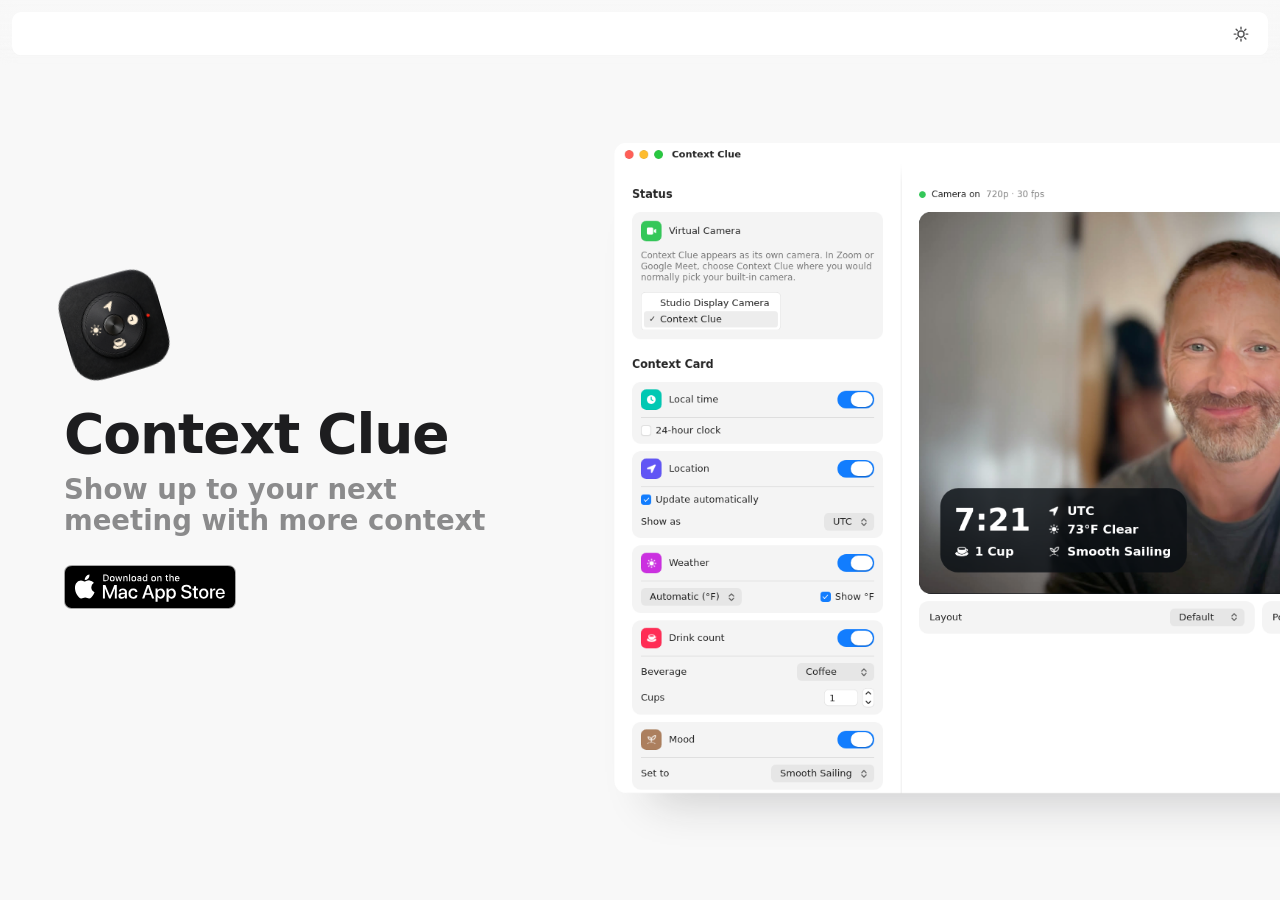
<file: site/index.html>
<!doctype html>
<!-- contextclue.app, the home page. Began 2026-10-11 as a throwaway render of the app's window and grew
     into the site (Timo, 2026-10-17). -->
<html lang="en">
<head>
<meta charset="utf-8">
<meta name="viewport" content="width=device-width, initial-scale=1">
<title>Context Clue for Mac</title>
<meta name="description" content="Context Clue adds a small, customizable overlay to your video calls, sharing things like your local time, location, weather, mood, or how many coffees you’ve had.">
<!-- Link previews (iMessage, Slack, social networks): Open Graph, and X's own card type. The image is
     Timo's 1200 × 630 (2026-10-18); a new image gets a new name, as apps keep previews for a long time. -->
<meta property="og:type" content="website">
<meta property="og:site_name" content="Context Clue">
<meta property="og:title" content="Context Clue for Mac">
<meta property="og:description" content="Context Clue adds a small, customizable overlay to your video calls, sharing things like your local time, location, weather, mood, or how many coffees you’ve had.">
<meta property="og:url" content="https://contextclue.app/">
<meta property="og:image" content="https://contextclue.app/img/opengraph-1.png">
<meta property="og:image:width" content="1200">
<meta property="og:image:height" content="630">
<meta property="og:image:alt" content="Context Clue: the app icon, the name and the Mac App Store badge beside the app's window, showing a video call with a small card of local time, place and weather.">
<meta name="twitter:card" content="summary_large_image">
<link rel="icon" type="image/png" href="favicon.png">
<link rel="apple-touch-icon" href="apple-touch-icon.png">
<link rel="stylesheet" href="tokens.css">
<link rel="stylesheet" href="base.css">
<link rel="stylesheet" href="window.css">
</head>
<body class="font-sans">

<div id="desktop" class="desktop" data-theme="light">
  <!-- No wallpaper for now (Timo, 2026-10-17): the flat page colour. The pictures are in wallpaper/site-exports/,
       outside the repository, if a background comes back. -->

  <!-- Placeholder menu bar: only here to hold the clock and the appearance switch. Not designed. -->
  <header id="menubar">
    <div class="flex items-center gap-5">
      <button type="button" class="app-menu-button" id="appMenuButton" aria-label="Menu" aria-controls="appMenu" aria-expanded="false"><span><i></i></span><span><i></i></span></button>
      <a class="font-bold mb-link app-name" href="./">Context Clue</a>
      <a class="mb-link" href="privacy/">Privacy</a><a class="mb-link" href="help/">Help</a><a class="mb-link" href="#" data-u="eulctxetnoc" data-d="si.omit" data-subject="Context Clue">Contact</a>
    </div>
    <div class="flex items-center gap-3">
      <!-- The app's menu bar mark (Cue/MarkView.swift): outlined when the camera is off, filled with the
           pill knocked out while it runs; the pill sits where the card is. 52×39, shown 15 high. -->
      <button type="button" class="menubar-icon" id="menubarMark" aria-label="Context Clue">
        <svg class="mark" viewBox="0 0 52 39" width="20" height="15" aria-hidden="true">
          <defs><mask id="markKnockout" maskUnits="userSpaceOnUse" x="0" y="0" width="52" height="39">
            <rect width="52" height="39" fill="#fff"/><rect class="mark-pill" width="16" height="8" rx="2" fill="#000"/>
          </mask></defs>
          <g class="mark-outlined"><rect x="2" y="2" width="48" height="35" rx="6" fill="none" stroke="currentColor" stroke-width="4"/><rect class="mark-pill" width="16" height="8" rx="2" fill="currentColor"/></g>
          <rect class="mark-filled" width="52" height="39" rx="8" fill="currentColor" mask="url(#markKnockout)"/>
        </svg>
      </button>
      <button id="themeToggle" type="button" aria-label="Switch appearance" class="menubar-icon">
        <svg class="theme-icon" id="themeIcon" viewBox="0 0 20 20" width="18" height="18" aria-hidden="true">
          <defs><clipPath id="aboveHorizon"><rect x="-4" y="-6" width="28" height="23.8"/></clipPath></defs>
          <g clip-path="url(#aboveHorizon)">
            <g class="sun"><circle cx="10" cy="9" r="3.4" fill="none" stroke="currentColor" stroke-width="1.6"/><path d="M10 1.4v2M10 14.6v2M2.4 9h2M15.6 9h2M4.6 3.6l1.4 1.4M14 13l1.4 1.4M4.6 14.4L6 13M14 5l1.4-1.4" stroke="currentColor" stroke-width="1.6" stroke-linecap="round"/></g>
            <g class="moon"><path transform="translate(10 9.4) scale(.86) translate(-10 -10)" d="M15.8 12.6A6.8 6.8 0 0 1 7.4 4.2a6.8 6.8 0 1 0 8.4 8.4z" fill="none" stroke="currentColor" stroke-width="1.86" stroke-linejoin="round"/></g>
          </g>
          <!-- One weight for everything: 1.6 (the moon is drawn at 0.86, so its stroke is 1.6 / 0.86) -->
          <g class="horizon" stroke="currentColor" stroke-width="1.6" stroke-linecap="round">
            <line x1="10" y1="18.6" x2="1.4" y2="18.6" pathLength="1"/><line x1="10" y1="18.6" x2="18.6" y2="18.6" pathLength="1"/>
          </g>
        </svg>
      </button>
      <span id="menubarClock"></span>
    </div>
    <!-- shown once the page title has scrolled under the bar (window.js). Last child: the
         phone rule that hides the menu bar's links looks at the first one. -->
    <span class="nav-title" aria-hidden="true">Context Clue</span>
  </header>
  <!-- Phones: "Context Clue" opens this menu, as the app menu does on a Mac (appmenu.js) -->
  <nav class="app-menu" id="appMenu" aria-label="Context Clue">
    <a href="./" aria-current="page">Home</a>
    <a href="privacy/">Privacy Policy</a>
    <a href="help/">Help</a>
    <a href="#" data-u="eulctxetnoc" data-d="si.omit" data-subject="Context Clue">Contact</a>
  </nav>

  <!-- The menu bar item's popover (desktop only), after the app's MenuBarView (Timo's screenshot,
       2026-10-15). Its controls are bound to the same state as the window's, so the two never
       disagree; its preview runs a second copy of the card engine. -->
  <div class="mb-popover" id="mbPopover" role="dialog" aria-label="Context Clue">
    <div class="mb-row mb-status">
      <span class="status-dot mb-dot"></span><span class="mb-status-text">Camera on</span><span class="grow"></span>
      <button type="button" class="push mb-stop"><svg viewBox="0 0 24 24" width="15" height="15"><path class="mb-stop-icon" fill="currentColor" d=""/></svg><span class="mb-stop-label">Stop</span></button>
      <button type="button" class="push prominent mb-pause"><svg viewBox="0 0 24 24" width="12" height="12"><path class="mb-pause-icon" fill="#fff" d=""/></svg><span class="mb-pause-label">Pause</span></button>
    </div>
    <div class="mb-row">
      <span class="section-icon mb-icon" style="--tint: color-mix(in srgb, var(--label-2) 70%, transparent)"><svg viewBox="0 0 24 24"><path fill="#fff" d="M7 5h3.5v14H7zM13.5 5H17v14h-3.5z"/></svg></span>
      <span class="grow">Show reason</span>
      <input type="checkbox" class="switch" data-bind="showReason" aria-label="Show reason">
    </div>
    <div class="mb-row mb-reason">
      <span class="popup"><select data-bind="reasonKey" class="reason-select" aria-label="Reason"></select></span>
      <span class="popup" data-anim="x" data-show="hasVariants"><select data-bind="variant" class="variant-select" aria-label="Variant"></select></span>
      <input type="text" class="field w-[120px]" data-anim="x" data-bind="reasonCustom" data-show="reasonKey==custom" placeholder="What are you up to?" aria-label="Custom reason">
      <span class="grow"></span>
      <span class="emoji-button" aria-hidden="true"></span>
    </div>
    <div class="mb-sep"></div>
    <div class="mb-heading">What Others See</div>
    <div class="mb-preview" id="mbPreview">
      <div class="stage" id="mbStage">
        <img class="source mb-demo" src="img/timo.jpg" alt="">
        <video class="source mirrored mb-cam" playsinline muted></video>
        <canvas class="frozen" id="mbFrozen" width="1280" height="720"></canvas>
        <div class="scrim"></div>
        <div class="empty"><div class="t">Context Clue</div><div class="m">Camera is off</div></div>
        <div id="mbCardLayer"></div>
        <div id="mbBadgeLayer"></div>
      </div>
      <span class="name-tag" id="mbNameTag">Timo Kuhn</span>
    </div>
    <div class="mb-sep"></div>
    <div class="mb-row"><span class="grow">Layout</span>
      <span class="popup"><select data-bind="layout" aria-label="Layout"><option value="default">Default</option><option value="compact">Compact</option></select></span></div>
    <div class="mb-sep"></div>
    <div class="mb-row"><span class="grow">Position</span>
      <span class="flex items-center gap-2.5" role="radiogroup" aria-label="Card edge">
        <label class="flex items-center gap-1"><input type="radio" class="radio" name="edge2" value="top">Top</label>
        <label class="flex items-center gap-1"><input type="radio" class="radio" name="edge2" value="bottom">Bottom</label>
      </span>
      <span class="popup"><select data-bind="horizontal" aria-label="Card side"><option value="leading">Left</option><option value="center">Center</option><option value="trailing">Right</option></select></span></div>
    <div class="mb-sep"></div>
    <div class="mb-heading">Context Card</div>
    <div class="section" data-key="clock"><div class="section-head">
      <span class="section-icon" style="--tint: var(--color-sys-mint)"><svg viewBox="0 0 24 24"><circle cx="12" cy="12" r="9" fill="#fff"/><path d="M12 7v5.2l3.2 2" stroke="var(--tint)" stroke-width="2.2" stroke-linecap="round" fill="none"/></svg></span>
      <span class="grow">Local time</span><input type="checkbox" class="switch" data-bind="clock" aria-label="Local time"></div></div>
    <div class="section" data-key="location"><div class="section-head">
      <span class="section-icon" style="--tint: var(--color-sys-indigo)"><img src="img/location-fill.png" alt=""></span>
      <span class="grow">Location</span><input type="checkbox" class="switch" data-bind="location" aria-label="Location"></div></div>
    <div class="section" data-key="weather"><div class="section-head">
      <span class="section-icon" style="--tint: var(--color-sys-purple)"><img src="img/sun-max-fill.png" alt=""></span>
      <span class="grow">Weather</span><input type="checkbox" class="switch" data-bind="weather" aria-label="Weather"></div></div>
    <div class="section" data-key="drink"><div class="section-head">
      <span class="section-icon" style="--tint: var(--color-sys-pink)"><img src="img/coffee-cup.png" alt=""></span>
      <span class="grow">Drink count</span><input type="checkbox" class="switch" data-bind="drink" aria-label="Drink count"></div>
      <div class="section-body">
        <div class="row-line"><span>Beverage</span><span class="popup"><select data-bind="beverage" aria-label="Beverage">
          <option value="coffee">Coffee</option><option value="matcha">Matcha</option><option value="redBull">Red Bull</option><option value="dietCoke">Diet Coke</option><option value="custom">Custom…</option></select></span></div>
        <div class="row-line"><span class="count-label">Cups</span>
          <span class="flex items-center gap-1.5"><input type="text" inputmode="numeric" class="field w-[46px]" data-bind="count" aria-label="Drink count">
          <span class="stepper"><button type="button" data-step="1" aria-label="More"><svg viewBox="0 0 8 5"><path d="M1 4l3-3 3 3" fill="none" stroke="currentColor" stroke-width="1.4" stroke-linecap="round" stroke-linejoin="round"/></svg></button><button type="button" data-step="-1" aria-label="Fewer"><svg viewBox="0 0 8 5"><path d="M1 1l3 3 3-3" fill="none" stroke="currentColor" stroke-width="1.4" stroke-linecap="round" stroke-linejoin="round"/></svg></button></span></span></div>
      </div></div>
    <div class="section" data-key="mood"><div class="section-head">
      <span class="section-icon" style="--tint: var(--color-sys-brown)"><img src="img/apple-meditate.png" alt=""></span>
      <span class="grow">Mood</span><input type="checkbox" class="switch" data-bind="mood" aria-label="Mood"></div>
      <div class="section-body">
        <div class="row-line"><span>Set to</span><span class="popup"><select data-bind="moodKey" aria-label="Mood">
          <option value="ready">Ready to go</option><option value="email">Which email?</option><option value="swamped">Swamped</option><option value="smooth">Smooth Sailing</option><option value="custom">Custom…</option></select></span></div>
      </div></div>
    <div class="mb-sep"></div>
    <button type="button" class="mb-open" id="mbOpen">Open Context Clue</button>
  </div>

  <!-- The page scrolls over the fixed wallpaper: a short title block, then the window below it -->
  <div id="page" class="page">
  <section class="hero" id="hero" aria-labelledby="heroTitle">
    <!-- Phones: the app icon above the name, tilted, after Timo's Figma design (2026-10-17, Happy Supply
         Co. Assets, node 4542:69087). The design's icon export (4096 px, 75 MB) at 400 px. -->
    <span class="hero-icon" aria-hidden="true"><img src="img/app-icon.png" alt=""></span>
    <h1 id="heroTitle">Context Clue</h1>
    <p class="tagline">Show up to your next meeting with more context</p>
    <!-- Apple's official "Download on the Mac App Store" badge, black lockup, used as supplied -->
    <a class="store-badge" href="https://apps.apple.com/app/id6815880837"><img src="img/mac-app-store-badge-black.svg" alt="Download on the Mac App Store"></a>
  </section>
  <div id="stageArea">
    <section id="window" aria-label="Context Clue window">
      <div class="window-catch" id="windowCatch"></div>
      <div class="titlebar">
        <span class="lights" aria-hidden="true"><i class="red"></i><i class="yellow"></i><i class="green"></i></span>
        <span class="title">Context Clue</span>
      </div>

      <div class="columns">
        <!-- Sidebar: what the card says -->
        <!-- Phones: dims the page behind the sidebar sheet. It sits beside the sheet, in the page's stacking
             context: outside #page it covered the sheet too and took its taps (found 2026-10-16). -->
        <div class="sheet-scrim" id="sheetScrim" aria-hidden="true"></div>
        <aside class="sidebar">
          <!-- Phones: the sheet's grabber; a tap or a drag down closes the sheet (window.js) -->
          <button type="button" class="sheet-grabber" aria-label="Close settings"></button>
          <!-- Status: desktop only; in the phone sheet it only repeated what the page says (Timo, 2026-10-22) -->
          <h2 class="group-heading status-group">Status</h2>
          <div class="card p-3 flex flex-col gap-3 status-group">
            <div class="flex items-center gap-2.5">
              <span class="section-icon" style="--tint: var(--color-sys-green)">
                <svg viewBox="0 0 24 24"><path fill="#fff" d="M3 7.5A2.5 2.5 0 0 1 5.5 5h8A2.5 2.5 0 0 1 16 7.5v9a2.5 2.5 0 0 1-2.5 2.5h-8A2.5 2.5 0 0 1 3 16.5zM17.5 10l3.2-2.3c.6-.4 1.3 0 1.3.7v7.2c0 .7-.7 1.1-1.3.7L17.5 14z"/></svg>
              </span>
              <span>Virtual Camera</span>
            </div>
            <p class="callout text-[var(--label-2)]">Context Clue appears as its own camera. In Zoom or Google Meet, choose Context Clue where you would normally pick your built-in camera.</p>
            <div class="listbox" aria-hidden="true">
              <div class="row">Studio Display Camera</div>
              <div class="row selected"><span class="check">✓</span>Context Clue</div>
            </div>
          </div>

          <h2 class="group-heading mt-5 card-group-heading">Context Card</h2>
          <div class="flex flex-col gap-2.5">

            <div class="section" data-key="clock">
              <div class="section-head">
                <span class="section-icon" style="--tint: var(--color-sys-mint)">
                  <svg viewBox="0 0 24 24"><circle cx="12" cy="12" r="9" fill="#fff"/><path d="M12 7v5.2l3.2 2" stroke="var(--tint)" stroke-width="2.2" stroke-linecap="round" fill="none"/></svg>
                </span>
                <span class="grow">Local time</span>
                <input type="checkbox" class="switch" data-bind="clock" aria-label="Local time">
              </div>
              <div class="section-body">
                <label class="flex items-center gap-1.5"><input type="checkbox" class="checkbox" data-bind="h24">24-hour clock</label>
              </div>
            </div>

            <div class="section" data-key="location">
              <div class="section-head">
                <span class="section-icon" style="--tint: var(--color-sys-indigo)"><img src="img/location-fill.png" alt=""></span>
                <span class="grow">Location</span>
                <input type="checkbox" class="switch" data-bind="location" aria-label="Location">
              </div>
              <div class="section-body">
                <label class="flex items-center gap-1.5"><input type="checkbox" class="checkbox" data-bind="locAuto">Update automatically</label>
                <div class="swap">
                  <div class="row-line" data-show="locAuto">
                    <span>Show as</span>
                    <span class="popup"><select data-bind="place" id="placeSelect"></select></span>
                  </div>
                  <input type="text" class="field w-full" data-bind="locText" data-show="!locAuto" placeholder="Where are you?" aria-label="Place name">
                </div>
              </div>
            </div>

            <div class="section" data-key="weather">
              <div class="section-head">
                <span class="section-icon" style="--tint: var(--color-sys-purple)"><img src="img/sun-max-fill.png" alt=""></span>
                <span class="grow">Weather</span>
                <input type="checkbox" class="switch" data-bind="weather" aria-label="Weather">
              </div>
              <!-- As the app (build 191): the scale on the left, the letter on the right, on one line.
                   The picker has no label; the checkbox names the letter it would show. -->
              <div class="section-body">
                <div class="row-line">
                  <span class="popup"><select data-bind="tempChoice" class="temp-select" aria-label="Temperature scale">
                    <option value="automatic">Automatic</option><option value="celsius">Celsius</option><option value="fahrenheit">Fahrenheit</option>
                  </select></span>
                  <label class="flex items-center gap-1.5"><input type="checkbox" class="checkbox" data-bind="namesScale"><span class="scale-label">Show °F</span></label>
                </div>
              </div>
            </div>

            <div class="section" data-key="drink">
              <div class="section-head">
                <span class="section-icon" style="--tint: var(--color-sys-pink)"><img src="img/coffee-cup.png" alt=""></span>
                <span class="grow">Drink count</span>
                <input type="checkbox" class="switch" data-bind="drink" aria-label="Drink count">
              </div>
              <div class="section-body">
                <div class="row-line">
                  <span>Beverage</span>
                  <span class="popup"><select data-bind="beverage">
                    <option value="coffee">Coffee</option><option value="matcha">Matcha</option>
                    <option value="redBull">Red Bull</option><option value="dietCoke">Diet Coke</option>
                    <option value="custom">Custom…</option>
                  </select></span>
                </div>
                <div class="row-line">
                  <span class="swap grow">
                    <span id="countLabel" class="count-label" data-show="beverage!=custom">Cups</span>
                    <input type="text" class="field w-full" data-bind="customDrink" data-show="beverage==custom" placeholder="What are you drinking?" aria-label="Custom drink name">
                  </span>
                  <span class="flex items-center gap-1.5">
                    <input type="text" inputmode="numeric" class="field w-[46px]" data-bind="count" aria-label="Drink count">
                    <span class="stepper"><button type="button" data-step="1" aria-label="More"><svg viewBox="0 0 8 5"><path d="M1 4l3-3 3 3" fill="none" stroke="currentColor" stroke-width="1.4" stroke-linecap="round" stroke-linejoin="round"/></svg></button><button type="button" data-step="-1" aria-label="Fewer"><svg viewBox="0 0 8 5"><path d="M1 1l3 3 3-3" fill="none" stroke="currentColor" stroke-width="1.4" stroke-linecap="round" stroke-linejoin="round"/></svg></button></span>
                  </span>
                </div>
              </div>
            </div>

            <div class="section" data-key="mood">
              <div class="section-head">
                <span class="section-icon" style="--tint: var(--color-sys-brown)"><img src="img/apple-meditate.png" alt=""></span>
                <span class="grow">Mood</span>
                <input type="checkbox" class="switch" data-bind="mood" aria-label="Mood">
              </div>
              <div class="section-body">
                <div class="row-line">
                  <span>Set to</span>
                  <span class="popup"><select data-bind="moodKey">
                    <option value="ready">Ready to go</option><option value="email">Which email?</option>
                    <option value="swamped">Swamped</option><option value="smooth">Smooth Sailing</option>
                    <option value="custom">Custom…</option>
                  </select></span>
                </div>
                <input type="text" class="field w-full" data-anim="y" data-bind="moodCustom" data-show="moodKey==custom" placeholder="How are you doing?" aria-label="Custom mood">
              </div>
            </div>
          </div>
          <p class="caption2 text-[var(--label-3)] mt-2.5">Demo weather · not live</p>
        </aside>

        <!-- Detail: what goes out, and how it appears -->
        <main class="detail">
          <div class="toolbar">
            <span class="status-dot" id="statusDot"></span>
            <span class="callout" id="statusText">Camera on</span>
            <span class="callout text-[var(--label-2)]" id="statusMeta">720p · 30 fps</span>
            <span class="grow"></span>
            <span class="popup"><select data-bind="source" aria-label="Camera">
              <option value="demo">Demo feed</option>
              <option value="camera">Your camera</option>
            </select></span>
            <button type="button" class="push" id="stopButton">
              <svg viewBox="0 0 24 24" width="15" height="15"><path id="stopIcon" fill="currentColor" d=""/></svg>
              <span id="stopLabel">Stop Camera</span>
            </button>
            <button type="button" class="push prominent" id="pauseButton" data-anim="x" data-show="running">
              <svg viewBox="0 0 24 24" width="12" height="12"><path id="pauseIcon" fill="#fff" d=""/></svg>
              <span id="pauseLabel">Pause</span>
            </button>
          </div>

          <div class="reason-row" id="reasonRow">
            <div class="reveal"><div class="card reason-card">
              <label class="flex items-center gap-1.5"><input type="checkbox" class="checkbox" data-bind="showReason">Show reason</label>
              <span class="grow"></span>
              <span class="popup"><select data-bind="reasonKey" id="reasonSelect" class="reason-select"></select></span>
              <span class="popup" data-anim="x" data-show="hasVariants"><select data-bind="variant" id="variantSelect" class="variant-select"></select></span>
              <input type="text" class="field w-[180px]" data-anim="x" data-bind="reasonCustom" data-show="reasonKey==custom" placeholder="What are you up to?" aria-label="Custom reason">
              <span class="emoji-button" id="emojiButton" aria-hidden="true"></span>
            </div></div>
          </div>

          <div class="preview" id="preview">
            <!-- Phones only: opens the Context Card settings as a sheet (Timo's sketch, 2026-10-14) -->
            <!-- An ellipsis rather than a sidebar glyph: on a phone the settings open as a sheet, not a
                 sidebar (Timo, 2026-10-15). Drawn here, since SF Symbols are licensed for apps only. -->
            <button type="button" class="sidebar-toggle" id="sidebarToggle" aria-label="More settings">
              <svg viewBox="0 0 24 24" width="22" height="22" aria-hidden="true"><circle cx="4.8" cy="12" r="2.4" fill="currentColor"/><circle cx="12" cy="12" r="2.4" fill="currentColor"/><circle cx="19.2" cy="12" r="2.4" fill="currentColor"/></svg>
            </button>
            <div class="stage" id="stage">
              <img id="demoImage" class="source" src="img/timo.jpg" alt="">
              <video id="camVideo" class="source mirrored" playsinline muted></video>
              <canvas id="frozen" class="frozen" width="1280" height="720"></canvas>
              <div class="scrim" id="scrim"></div>
              <div class="empty" id="empty"><div class="t">Context Clue</div><div class="m" id="emptyMsg">Camera is off</div></div>
              <div id="cardLayer"></div>
              <div id="badgeLayer"></div>
            </div>
          </div>

          <div class="flex gap-2.5 appearance-row">
            <div class="card setting-card grow basis-0">
              <span>Layout</span><span class="grow"></span>
              <span class="popup"><select data-bind="layout"><option value="default">Default</option><option value="compact">Compact</option></select></span>
            </div>
            <div class="card setting-card grow basis-0">
              <span>Position</span><span class="grow"></span>
              <span class="flex items-center gap-3.5">
                <span class="flex items-center gap-2.5" role="radiogroup" aria-label="Card edge">
                  <label class="flex items-center gap-1"><input type="radio" class="radio" name="edge" value="top">Top</label>
                  <label class="flex items-center gap-1"><input type="radio" class="radio" name="edge" value="bottom">Bottom</label>
                </span>
                <span class="popup"><select data-bind="horizontal" aria-label="Card side">
                  <option value="leading">Left</option><option value="center">Center</option><option value="trailing">Right</option>
                </select></span>
              </span>
            </div>
            <!-- Phones: everything else on the card, in the settings sheet (Timo, 2026-10-18) -->
            <div class="card setting-card grow basis-0 card-settings-row">
              <span>Context Card</span><span class="grow"></span>
              <button type="button" class="push" id="configureCard" aria-haspopup="dialog">Configure</button>
            </div>
          </div>
        </main>
      </div>
    </section>
  </div>
  <!-- PLACEHOLDER (2026-10-14): something to scroll to below the window, from the existing copy.
       Not designed; the sections that belong here are still to be decided. -->
  <!-- Phones: the badge comes after the demo instead of in the title block (Timo, 2026-10-16) -->
  <div class="store-after"><a class="store-badge" href="https://apps.apple.com/app/id6815880837"><img src="img/mac-app-store-badge-black.svg" alt="Download on the Mac App Store"></a></div>   <!-- Apple's black lockup (US-UK_RGB_blk), as in the design -->
  <div class="below" id="below">
    <!-- What people said when they saw it (Timo, 2026-10-17): real comments, in their words (a typo
         fixed: "coo" → "cool"). The attributions are placeholders: Timo is asking each person whether,
         and how, they'd like to be credited. Four for now, so no scrolling on desktop; phones swipe. -->
    <hr class="rule">   <!-- the quotes sit between two lines (Timo, 2026-10-18) -->
    <section class="quotes" aria-label="What people said">
      <figure class="quote"><blockquote>This is so cool! Downloading now</blockquote><figcaption>— Instagram comment</figcaption></figure>
      <figure class="quote"><blockquote>I love this!!</blockquote><figcaption>— Friend on Instagram</figcaption></figure>
      <figure class="quote"><blockquote>Genius!</blockquote><figcaption>— Another Instagram comment</figcaption></figure>
      <figure class="quote"><blockquote>How can I get that timezone widget?!</blockquote><figcaption>— Slack message</figcaption></figure>
    </section>
    <!-- What the app is, under a rule, set on the page like the quotes. Copy: Timo, 2026-10-17. -->
    <hr class="rule">
    <section class="about" aria-label="About Context Clue">
      <h3>A little context goes a long way.</h3>
      <p>Context Clue adds a small, customizable overlay to your video calls, sharing things like your local time, location, weather, mood, or how many coffees you’ve had.</p>
      <p>A little more context. A little more connection.</p>
      <h3>Your context, your call.</h3>
      <p>Share as much or as little as you like. Choose what to show, where to show it, and how it looks.</p>
      <h3>Works with your favorite video apps.</h3>
      <p>Context Clue works as a virtual camera on your Mac. Just select it as your camera in Zoom, Google Meet, FaceTime, Teams, or any other compatible app.</p>
      <h3>Step away without disappearing.</h3>
      <p>Need a moment? Pause your video and replace it with a softly blurred still, while your context stays visible.</p>
      <h3>Free means free.</h3>
      <p>All features are free, with no trials, limits, or subscriptions. A small Context Clue watermark is the only difference.</p>
      <p>Love it? Remove the watermark forever for $6.99.</p>
      <h3>Private by design.</h3>
      <p>Your video stays on your Mac. Nothing is recorded, uploaded, or shared with us. No analytics, no tracking.</p>
      <p>Video processing happens entirely on your device, in a camera extension that can’t access the internet.</p>
      <!-- Location and weather both: with Location on, the place name also comes from Apple (CLGeocoder),
           not only the weather (WeatherKit). Timo's first line said weather only (2026-10-17). -->
      <p>Location and weather come from Apple, using your approximate location. That’s it.</p>
      <h3>Made for Mac.</h3>
      <p>Requires macOS 14 or later.</p>
    </section>
  </div>
  <!-- Footer: a bar like the nav bar, across the page (Timo, 2026-10-17); the two lines stack when they
       don't fit side by side -->
  <footer class="site-footer"><span>Built with <button type="button" class="love" aria-pressed="false"><span class="love-word">love</span><span class="love-heart" aria-hidden="true">❤️</span></button> in <span class="place-long">Los Angeles</span><span class="place-short">LA</span></span><span>© 2026 Timo Kuhn</span></footer>
</div><!-- #page -->
  <div class="safari-tint" aria-hidden="true"></div>   <!-- the colour Safari tints its status bar strip with (window.css) -->
  <div class="top-blur" aria-hidden="true"></div>   <!-- what scrolls up under the nav bar softens -->
  <div class="bottom-blur" id="bottomBlur" aria-hidden="true"><i></i><i></i><i></i><i></i></div>
  <!-- The way back sits above the page and its bottom blur (the blur covered the Close pill), and
       follows the window as the page scrolls (window.js placeClose). -->
  <button type="button" class="focus-close" id="focusClose" aria-label="Back to the overview">
    <svg viewBox="0 0 24 24" width="22" height="22" aria-hidden="true"><path id="focusCloseGlyph" d="" fill="none" stroke="currentColor" stroke-width="2.6" stroke-linecap="round" stroke-linejoin="round"/></svg>
    <span class="focus-close-label">Close</span>
  </button>
  <!-- Desktop: a popover pointing at one of the window's toggles on first load, so the window reads as a
       working app rather than a screenshot (Timo, 2026-11-01). Placeholder copy, from his mockup. It sits
       above the page, not in the window, so the window's edge never clips it; window.js keeps it on its
       toggle as the window moves. -->
  <div class="hint" id="hint" role="note">
    <div class="hint-body">
      <p class="hint-title">Fully functional</p>
      <p class="hint-text">Play with the knobs and toggles.</p>
      <button type="button" class="hint-close" id="hintClose" aria-label="Dismiss">
        <svg viewBox="0 0 12 12" width="10" height="10" aria-hidden="true"><path d="M2 2l8 8M10 2l-8 8" stroke="currentColor" stroke-width="1.6" stroke-linecap="round"/></svg>
      </button>
    </div>
    <i class="hint-arrow" aria-hidden="true"></i>
  </div>
  <!-- The same nudge as the app's own pointer (Cue/Unlock.swift WatermarkPointer, Timo's Tab2.svg), with a
       label (Timo, 2026-11-01). The default; ?hintstyle=popover shows the popover above instead. window.js
       draws the shape to fit the label and moves it as the app does. -->
  <button type="button" class="hint-tag" id="hintTag" aria-label="Dismiss">
    <svg aria-hidden="true"><path/></svg>
    <span class="hint-tag-label">Try me!</span>
  </button>
  <!-- The second nudge, once the first has done its job: someone has changed a control, so point them at the
       camera (Timo, 2026-11-01). The same "Try me!" as the first; the camera button beside it says the rest. -->
  <button type="button" class="hint-tag" id="hintCam" aria-label="Dismiss">
    <svg aria-hidden="true"><path/></svg>
    <span class="hint-tag-label">Try me!</span>
  </button>
</div>

<script src="theme.js"></script>
<script src="window.js"></script>
<script src="email.js"></script>
<script src="appmenu.js"></script>
<script src="love.js"></script>
</body>
</html>
</file>
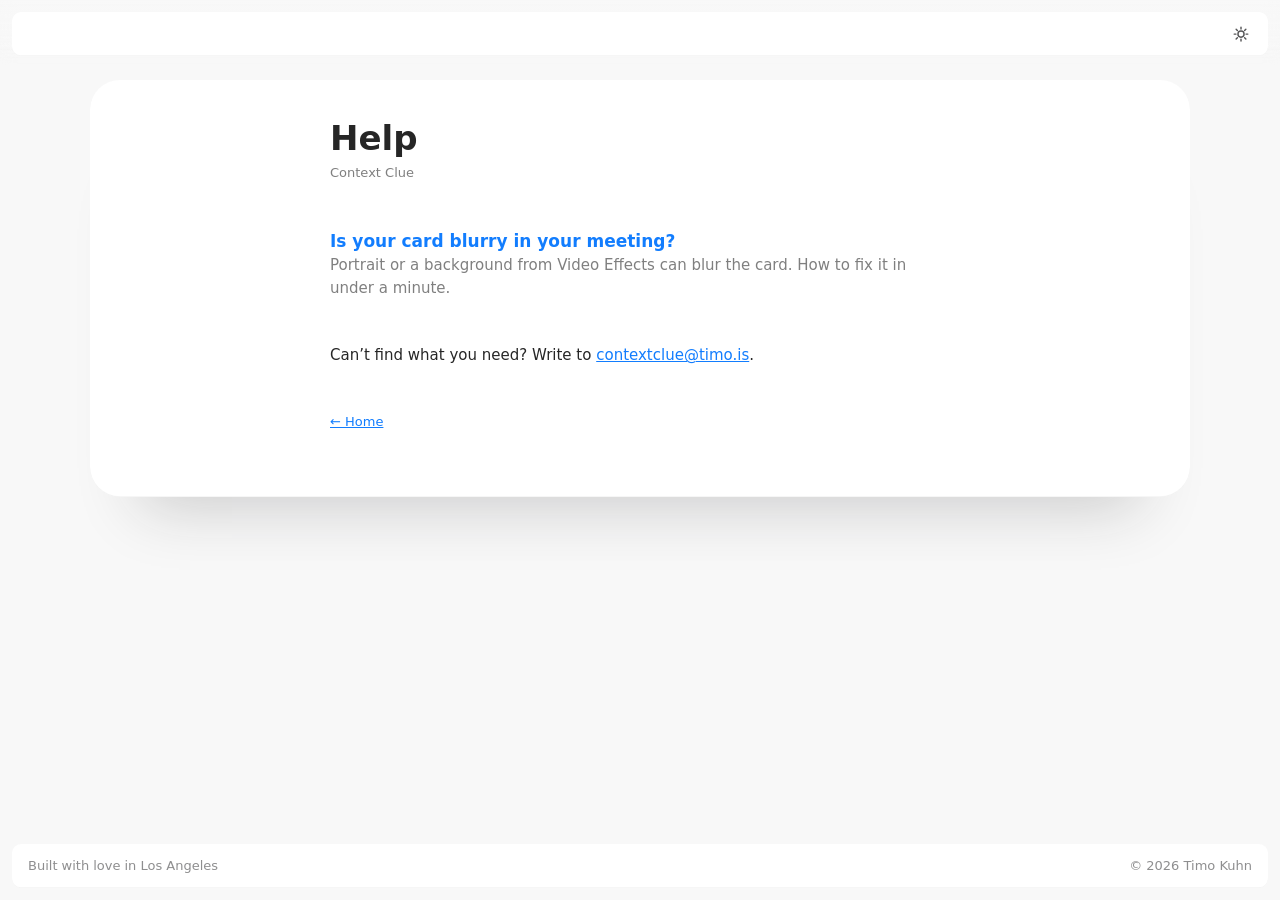
<file: site/help/index.html>
<!doctype html>
<!-- Help: the list of articles (2026-11-11), a document page like the privacy policy (doc.css). Each
     article lives in its own folder, and its address never changes once the app links to it. -->
<html lang="en">
<head>
<meta charset="utf-8">
<meta name="viewport" content="width=device-width, initial-scale=1">
<title>Help · Context Clue</title>
<meta name="description" content="Help with Context Clue: answers to common questions.">
<!-- Link previews (iMessage, Slack, social networks): Open Graph, and X's own card type. The image is
     Timo's 1200 × 630 (2026-10-18); a new image gets a new name, as apps keep previews for a long time. -->
<meta property="og:type" content="website">
<meta property="og:site_name" content="Context Clue">
<meta property="og:title" content="Help · Context Clue">
<meta property="og:description" content="Help with Context Clue: answers to common questions.">
<meta property="og:url" content="https://contextclue.app/help/">
<meta property="og:image" content="https://contextclue.app/img/opengraph-1.png">
<meta property="og:image:width" content="1200">
<meta property="og:image:height" content="630">
<meta property="og:image:alt" content="Context Clue: the app icon, the name and the Mac App Store badge beside the app's window, showing a video call with a small card of local time, place and weather.">
<meta name="twitter:card" content="summary_large_image">
<link rel="icon" type="image/png" href="../favicon.png">
<link rel="apple-touch-icon" href="../apple-touch-icon.png">
<link rel="stylesheet" href="../tokens.css">
<link rel="stylesheet" href="../window.css">
<link rel="stylesheet" href="../doc.css">
</head>
<body class="font-sans" style="font-family: var(--font-sans)">
<div id="desktop" class="desktop" data-theme="light">
  <header id="menubar">
    <div style="display: flex; align-items: center; gap: 20px">
      <button type="button" class="app-menu-button" id="appMenuButton" aria-label="Menu" aria-controls="appMenu" aria-expanded="false"><span><i></i></span><span><i></i></span></button>
      <a class="font-bold app-name" href="../" style="font-weight: 700">Context Clue</a>
      <a href="../privacy/">Privacy</a><a href="./" aria-current="page">Help</a><a href="#" data-u="eulctxetnoc" data-d="si.omit" data-subject="Context Clue">Contact</a>
    </div>
    <div style="display: flex; align-items: center; gap: 12px">
      <button id="themeToggle" type="button" aria-label="Switch appearance" class="menubar-icon">
        <svg class="theme-icon" id="themeIcon" viewBox="0 0 20 20" width="18" height="18" aria-hidden="true">
          <defs><clipPath id="aboveHorizon"><rect x="-4" y="-6" width="28" height="23.8"/></clipPath></defs>
          <g clip-path="url(#aboveHorizon)">
            <g class="sun"><circle cx="10" cy="9" r="3.4" fill="none" stroke="currentColor" stroke-width="1.6"/><path d="M10 1.4v2M10 14.6v2M2.4 9h2M15.6 9h2M4.6 3.6l1.4 1.4M14 13l1.4 1.4M4.6 14.4L6 13M14 5l1.4-1.4" stroke="currentColor" stroke-width="1.6" stroke-linecap="round"/></g>
            <g class="moon"><path transform="translate(10 9.4) scale(.86) translate(-10 -10)" d="M15.8 12.6A6.8 6.8 0 0 1 7.4 4.2a6.8 6.8 0 1 0 8.4 8.4z" fill="none" stroke="currentColor" stroke-width="1.86" stroke-linejoin="round"/></g>
          </g>
          <!-- One weight for everything: 1.6 (the moon is drawn at 0.86, so its stroke is 1.6 / 0.86) -->
          <g class="horizon" stroke="currentColor" stroke-width="1.6" stroke-linecap="round">
            <line x1="10" y1="18.6" x2="1.4" y2="18.6" pathLength="1"/><line x1="10" y1="18.6" x2="18.6" y2="18.6" pathLength="1"/>
          </g>
        </svg>
      </button>
      <span id="menubarClock"></span>
    </div>
    <span class="nav-title" aria-hidden="true">Help</span>   <!-- phones: shown once the page title has scrolled under the bar -->
  </header>
  <!-- Phones: "Context Clue" opens this menu, as the app menu does on a Mac (appmenu.js) -->
  <nav class="app-menu" id="appMenu" aria-label="Context Clue">
    <a href="../">Home</a>
    <a href="../privacy/">Privacy Policy</a>
    <a href="./" aria-current="page">Help</a>
    <a href="#" data-u="eulctxetnoc" data-d="si.omit" data-subject="Context Clue">Contact</a>
  </nav>

  <div class="safari-tint" aria-hidden="true"></div>   <!-- the colour Safari tints its status bar strip with (window.css) -->
  <div class="top-blur" aria-hidden="true"></div>
  <main class="doc-window" aria-labelledby="docTitle">
    <div class="titlebar">
      <span class="lights" aria-hidden="true"><i class="red"></i><i class="yellow"></i><i class="green"></i></span>
      <span class="title">Help</span>
    </div>
    <div class="doc-body">
      <article class="doc">
        <h1 id="docTitle">Help</h1>
        <p class="meta">Context Clue</p>

        <ul class="help-list">
          <li><a href="blurry-card/"><span class="title">Is your card blurry in your meeting?</span><span class="summary">Portrait or a background from Video Effects can blur the card. How to fix it in under a minute.</span></a></li>
        </ul>

        <p style="margin-top: 32px">Can’t find what you need? Write to <a class="email-text" href="#" data-u="eulctxetnoc" data-d="si.omit" data-subject="Context Clue">contextclue at timo dot is</a>.</p>

        <a class="back" href="../">← Home</a>
      </article>
    </div>
  </main>
  <!-- Footer: a bar like the nav bar, across the page (Timo, 2026-10-17); the two lines stack when they
       don't fit side by side -->
  <footer class="site-footer"><span>Built with <button type="button" class="love" aria-pressed="false"><span class="love-word">love</span><span class="love-heart" aria-hidden="true">❤️</span></button> in <span class="place-long">Los Angeles</span><span class="place-short">LA</span></span><span>© 2026 Timo Kuhn</span></footer>
</div>
<script src="../theme.js"></script>
<script src="../doc.js"></script>
<script src="../email.js"></script>
<script src="../appmenu.js"></script>
<script src="../love.js"></script>
</body>
</html>
</file>
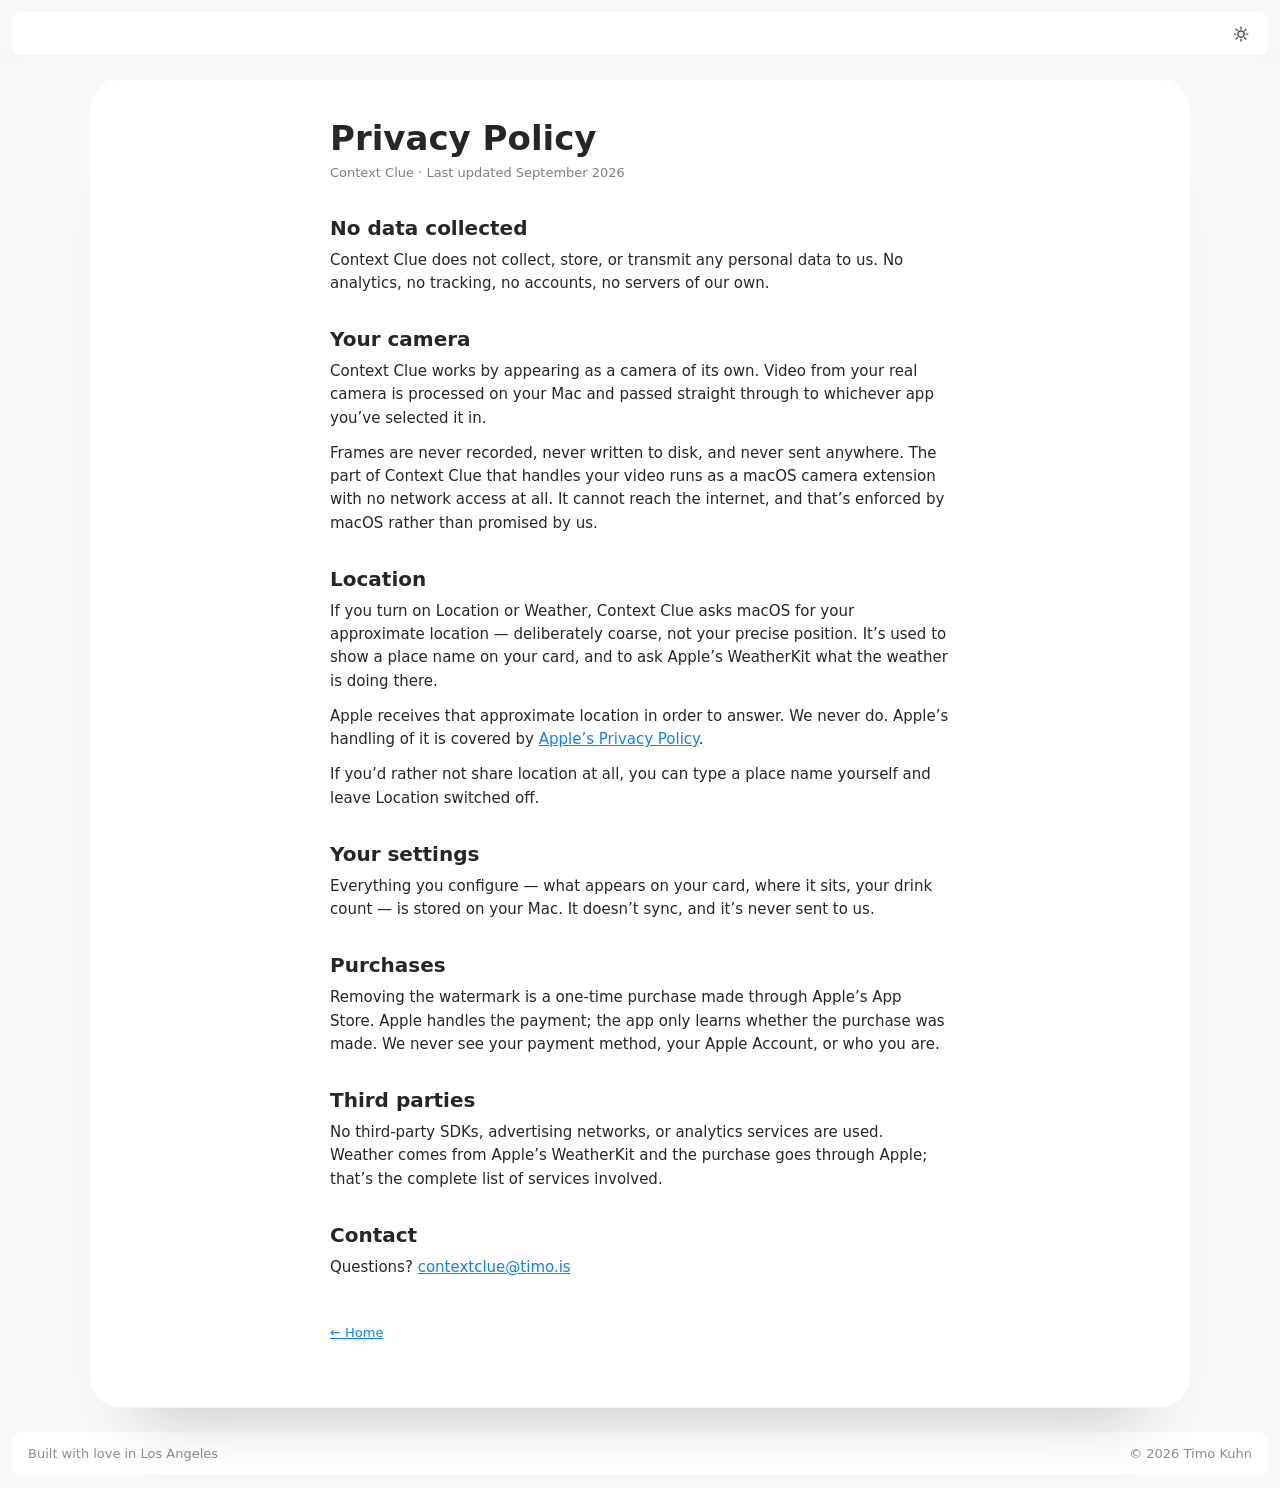
<file: site/privacy/index.html>
<!doctype html>
<!-- Privacy policy, as a document window on the desktop (Timo, 2026-10-15). The text is the policy App
     Review accepted (cue/Website/context-clue/privacy/), unchanged. It reads without JavaScript:
     the script runs the clock, the appearance switch, and on phones switches on the phone layout. -->
<html lang="en">
<head>
<meta charset="utf-8">
<meta name="viewport" content="width=device-width, initial-scale=1">
<title>Privacy Policy · Context Clue</title>
<meta name="description" content="Context Clue does not collect, store, or transmit any personal data. No analytics, no tracking, no accounts.">
<!-- Link previews (iMessage, Slack, social networks): Open Graph, and X's own card type. The image is
     Timo's 1200 × 630 (2026-10-18); a new image gets a new name, as apps keep previews for a long time. -->
<meta property="og:type" content="website">
<meta property="og:site_name" content="Context Clue">
<meta property="og:title" content="Privacy Policy · Context Clue">
<meta property="og:description" content="Context Clue does not collect, store, or transmit any personal data. No analytics, no tracking, no accounts.">
<meta property="og:url" content="https://contextclue.app/privacy/">
<meta property="og:image" content="https://contextclue.app/img/opengraph-1.png">
<meta property="og:image:width" content="1200">
<meta property="og:image:height" content="630">
<meta property="og:image:alt" content="Context Clue: the app icon, the name and the Mac App Store badge beside the app's window, showing a video call with a small card of local time, place and weather.">
<meta name="twitter:card" content="summary_large_image">
<link rel="icon" type="image/png" href="../favicon.png">
<link rel="apple-touch-icon" href="../apple-touch-icon.png">
<link rel="stylesheet" href="../tokens.css">
<link rel="stylesheet" href="../window.css">
<link rel="stylesheet" href="../doc.css">
</head>
<body class="font-sans" style="font-family: var(--font-sans)">
<div id="desktop" class="desktop" data-theme="light">
  <header id="menubar">
    <div style="display: flex; align-items: center; gap: 20px">
      <button type="button" class="app-menu-button" id="appMenuButton" aria-label="Menu" aria-controls="appMenu" aria-expanded="false"><span><i></i></span><span><i></i></span></button>
      <a class="font-bold app-name" href="../" style="font-weight: 700">Context Clue</a>
      <a href="./" aria-current="page">Privacy</a><a href="../help/">Help</a><a href="#" data-u="eulctxetnoc" data-d="si.omit" data-subject="Context Clue">Contact</a>
    </div>
    <div style="display: flex; align-items: center; gap: 12px">
      <button id="themeToggle" type="button" aria-label="Switch appearance" class="menubar-icon">
        <svg class="theme-icon" id="themeIcon" viewBox="0 0 20 20" width="18" height="18" aria-hidden="true">
          <defs><clipPath id="aboveHorizon"><rect x="-4" y="-6" width="28" height="23.8"/></clipPath></defs>
          <g clip-path="url(#aboveHorizon)">
            <g class="sun"><circle cx="10" cy="9" r="3.4" fill="none" stroke="currentColor" stroke-width="1.6"/><path d="M10 1.4v2M10 14.6v2M2.4 9h2M15.6 9h2M4.6 3.6l1.4 1.4M14 13l1.4 1.4M4.6 14.4L6 13M14 5l1.4-1.4" stroke="currentColor" stroke-width="1.6" stroke-linecap="round"/></g>
            <g class="moon"><path transform="translate(10 9.4) scale(.86) translate(-10 -10)" d="M15.8 12.6A6.8 6.8 0 0 1 7.4 4.2a6.8 6.8 0 1 0 8.4 8.4z" fill="none" stroke="currentColor" stroke-width="1.86" stroke-linejoin="round"/></g>
          </g>
          <!-- One weight for everything: 1.6 (the moon is drawn at 0.86, so its stroke is 1.6 / 0.86) -->
          <g class="horizon" stroke="currentColor" stroke-width="1.6" stroke-linecap="round">
            <line x1="10" y1="18.6" x2="1.4" y2="18.6" pathLength="1"/><line x1="10" y1="18.6" x2="18.6" y2="18.6" pathLength="1"/>
          </g>
        </svg>
      </button>
      <span id="menubarClock"></span>
    </div>
    <span class="nav-title" aria-hidden="true">Privacy Policy</span>   <!-- phones: shown once the page title has scrolled under the bar -->
  </header>
  <!-- Phones: "Context Clue" opens this menu, as the app menu does on a Mac (appmenu.js) -->
  <nav class="app-menu" id="appMenu" aria-label="Context Clue">
    <a href="../">Home</a>
    <a href="./" aria-current="page">Privacy Policy</a>
    <a href="../help/">Help</a>
    <a href="#" data-u="eulctxetnoc" data-d="si.omit" data-subject="Context Clue">Contact</a>
  </nav>

  <div class="safari-tint" aria-hidden="true"></div>   <!-- the colour Safari tints its status bar strip with (window.css) -->
  <div class="top-blur" aria-hidden="true"></div>
  <main class="doc-window" aria-labelledby="docTitle">
    <div class="titlebar">
      <span class="lights" aria-hidden="true"><i class="red"></i><i class="yellow"></i><i class="green"></i></span>
      <span class="title">Privacy Policy</span>
    </div>
    <div class="doc-body">
      <article class="doc">
        <h1 id="docTitle">Privacy Policy</h1>
        <p class="meta">Context Clue · Last updated September 2026</p>

        <h2>No data collected</h2>
        <p>Context Clue does not collect, store, or transmit any personal data to us. No analytics, no tracking, no accounts, no servers of our own.</p>

        <h2>Your camera</h2>
        <p>Context Clue works by appearing as a camera of its own. Video from your real camera is processed on your Mac and passed straight through to whichever app you’ve selected it in.</p>
        <p>Frames are never recorded, never written to disk, and never sent anywhere. The part of Context Clue that handles your video runs as a macOS camera extension with no network access at all. It cannot reach the internet, and that’s enforced by macOS rather than promised by us.</p>

        <h2>Location</h2>
        <p>If you turn on Location or Weather, Context Clue asks macOS for your approximate location — deliberately coarse, not your precise position. It’s used to show a place name on your card, and to ask Apple’s WeatherKit what the weather is doing there.</p>
        <p>Apple receives that approximate location in order to answer. We never do. Apple’s handling of it is covered by <a href="https://www.apple.com/legal/privacy/">Apple’s Privacy Policy</a>.</p>
        <p>If you’d rather not share location at all, you can type a place name yourself and leave Location switched off.</p>

        <h2>Your settings</h2>
        <p>Everything you configure — what appears on your card, where it sits, your drink count — is stored on your Mac. It doesn’t sync, and it’s never sent to us.</p>

        <h2>Purchases</h2>
        <p>Removing the watermark is a one-time purchase made through Apple’s App Store. Apple handles the payment; the app only learns whether the purchase was made. We never see your payment method, your Apple Account, or who you are.</p>

        <h2>Third parties</h2>
        <p>No third-party SDKs, advertising networks, or analytics services are used. Weather comes from Apple’s WeatherKit and the purchase goes through Apple; that’s the complete list of services involved.</p>

        <h2>Contact</h2>
        <p>Questions? <a class="email-text" href="#" data-u="eulctxetnoc" data-d="si.omit" data-subject="Context Clue privacy question">contextclue at timo dot is</a></p>

        <a class="back" href="../">← Home</a>
      </article>
    </div>
  </main>
  <!-- Footer: a bar like the nav bar, across the page (Timo, 2026-10-17); the two lines stack when they
       don't fit side by side -->
  <footer class="site-footer"><span>Built with <button type="button" class="love" aria-pressed="false"><span class="love-word">love</span><span class="love-heart" aria-hidden="true">❤️</span></button> in <span class="place-long">Los Angeles</span><span class="place-short">LA</span></span><span>© 2026 Timo Kuhn</span></footer>
</div>
<script src="../theme.js"></script>
<script src="../doc.js"></script>
<script src="../email.js"></script>
<script src="../appmenu.js"></script>
<script src="../love.js"></script>
</body>
</html>
</file>
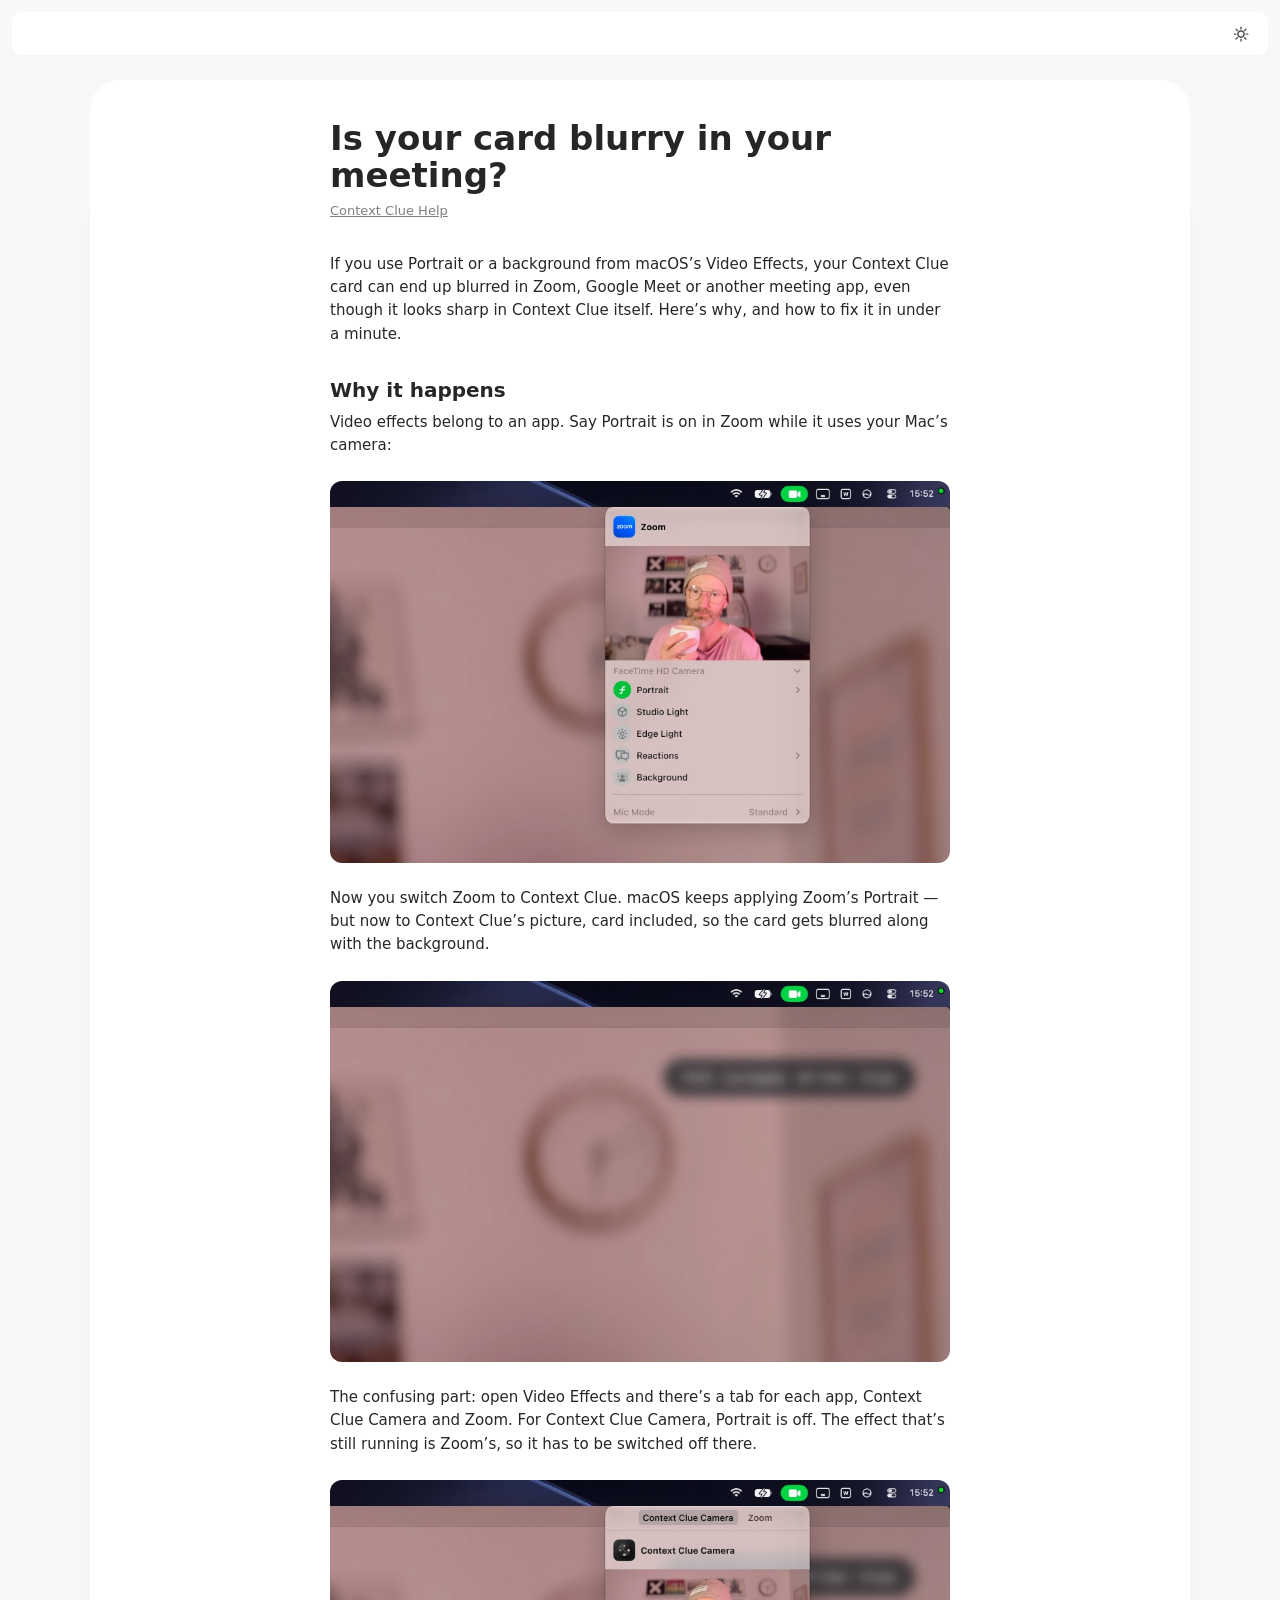
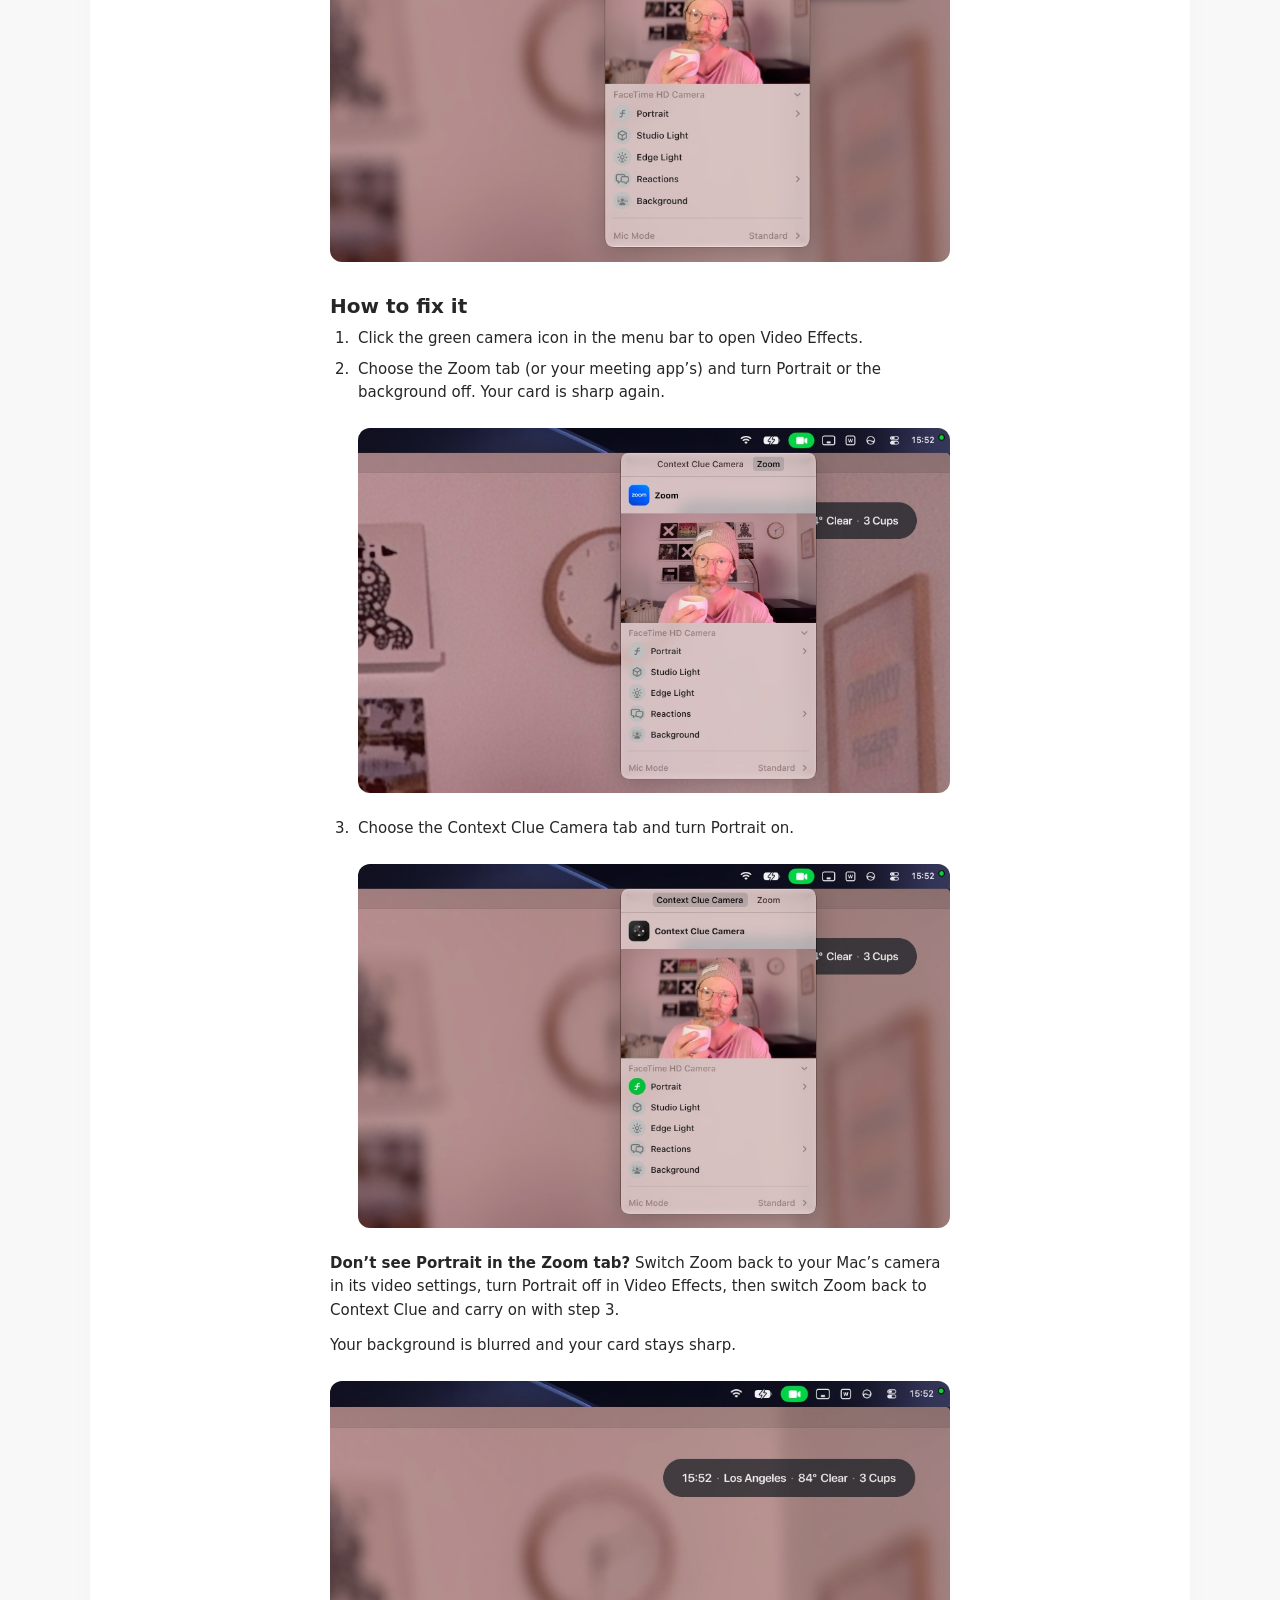
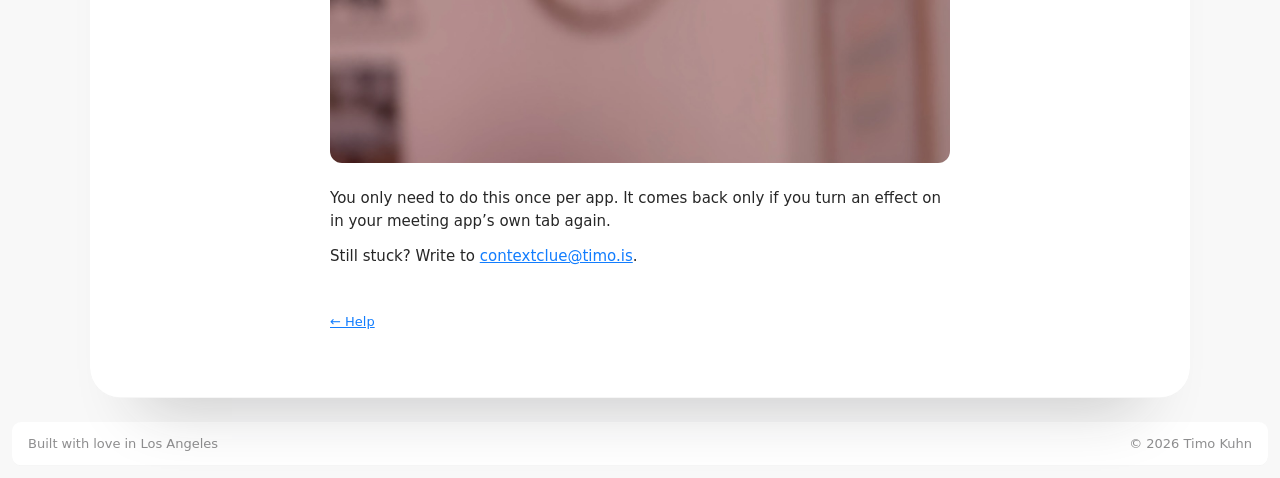
<file: site/help/blurry-card/index.html>
<!doctype html>
<!-- Help article (2026-11-11). Its address, /help/blurry-card/, is linked from the app's menu bar menu
     and Help menu, so it must never change. The content keeps to headings, paragraphs, a numbered list
     and pictures, so it can go into a Help Book in the app later. Pictures go in this folder. -->
<html lang="en">
<head>
<meta charset="utf-8">
<meta name="viewport" content="width=device-width, initial-scale=1">
<title>Is your card blurry in your meeting? · Context Clue</title>
<meta name="description" content="Portrait or a background from Video Effects can blur your Context Clue card in Zoom or Google Meet. Here’s why, and how to fix it in under a minute.">
<!-- Link previews (iMessage, Slack, social networks): Open Graph, and X's own card type. The image is
     Timo's 1200 × 630 (2026-10-18); a new image gets a new name, as apps keep previews for a long time. -->
<meta property="og:type" content="website">
<meta property="og:site_name" content="Context Clue">
<meta property="og:title" content="Is your card blurry in your meeting? · Context Clue">
<meta property="og:description" content="Portrait or a background from Video Effects can blur your Context Clue card in Zoom or Google Meet. Here’s why, and how to fix it in under a minute.">
<meta property="og:url" content="https://contextclue.app/help/blurry-card/">
<meta property="og:image" content="https://contextclue.app/img/opengraph-1.png">
<meta property="og:image:width" content="1200">
<meta property="og:image:height" content="630">
<meta property="og:image:alt" content="Context Clue: the app icon, the name and the Mac App Store badge beside the app's window, showing a video call with a small card of local time, place and weather.">
<meta name="twitter:card" content="summary_large_image">
<link rel="icon" type="image/png" href="../../favicon.png">
<link rel="apple-touch-icon" href="../../apple-touch-icon.png">
<link rel="stylesheet" href="../../tokens.css">
<link rel="stylesheet" href="../../window.css">
<link rel="stylesheet" href="../../doc.css">
</head>
<body class="font-sans" style="font-family: var(--font-sans)">
<div id="desktop" class="desktop" data-theme="light">
  <header id="menubar">
    <div style="display: flex; align-items: center; gap: 20px">
      <button type="button" class="app-menu-button" id="appMenuButton" aria-label="Menu" aria-controls="appMenu" aria-expanded="false"><span><i></i></span><span><i></i></span></button>
      <a class="font-bold app-name" href="../../" style="font-weight: 700">Context Clue</a>
      <a href="../../privacy/">Privacy</a><a href="../">Help</a><a href="#" data-u="eulctxetnoc" data-d="si.omit" data-subject="Context Clue">Contact</a>
    </div>
    <div style="display: flex; align-items: center; gap: 12px">
      <button id="themeToggle" type="button" aria-label="Switch appearance" class="menubar-icon">
        <svg class="theme-icon" id="themeIcon" viewBox="0 0 20 20" width="18" height="18" aria-hidden="true">
          <defs><clipPath id="aboveHorizon"><rect x="-4" y="-6" width="28" height="23.8"/></clipPath></defs>
          <g clip-path="url(#aboveHorizon)">
            <g class="sun"><circle cx="10" cy="9" r="3.4" fill="none" stroke="currentColor" stroke-width="1.6"/><path d="M10 1.4v2M10 14.6v2M2.4 9h2M15.6 9h2M4.6 3.6l1.4 1.4M14 13l1.4 1.4M4.6 14.4L6 13M14 5l1.4-1.4" stroke="currentColor" stroke-width="1.6" stroke-linecap="round"/></g>
            <g class="moon"><path transform="translate(10 9.4) scale(.86) translate(-10 -10)" d="M15.8 12.6A6.8 6.8 0 0 1 7.4 4.2a6.8 6.8 0 1 0 8.4 8.4z" fill="none" stroke="currentColor" stroke-width="1.86" stroke-linejoin="round"/></g>
          </g>
          <!-- One weight for everything: 1.6 (the moon is drawn at 0.86, so its stroke is 1.6 / 0.86) -->
          <g class="horizon" stroke="currentColor" stroke-width="1.6" stroke-linecap="round">
            <line x1="10" y1="18.6" x2="1.4" y2="18.6" pathLength="1"/><line x1="10" y1="18.6" x2="18.6" y2="18.6" pathLength="1"/>
          </g>
        </svg>
      </button>
      <span id="menubarClock"></span>
    </div>
    <span class="nav-title" aria-hidden="true">Is your card blurry?</span>   <!-- phones: shown once the page title has scrolled under the bar -->
  </header>
  <!-- Phones: "Context Clue" opens this menu, as the app menu does on a Mac (appmenu.js) -->
  <nav class="app-menu" id="appMenu" aria-label="Context Clue">
    <a href="../../">Home</a>
    <a href="../../privacy/">Privacy Policy</a>
    <a href="../">Help</a>
    <a href="#" data-u="eulctxetnoc" data-d="si.omit" data-subject="Context Clue">Contact</a>
  </nav>

  <div class="safari-tint" aria-hidden="true"></div>   <!-- the colour Safari tints its status bar strip with (window.css) -->
  <div class="top-blur" aria-hidden="true"></div>
  <main class="doc-window" aria-labelledby="docTitle">
    <div class="titlebar">
      <span class="lights" aria-hidden="true"><i class="red"></i><i class="yellow"></i><i class="green"></i></span>
      <span class="title">Help</span>
    </div>
    <div class="doc-body">
      <article class="doc">
        <h1 id="docTitle">Is your card blurry in your meeting?</h1>
        <p class="meta"><a href="../">Context Clue Help</a></p>

        <p>If you use Portrait or a background from macOS’s Video Effects, your Context Clue card can end up blurred in Zoom, Google Meet or another meeting app, even though it looks sharp in Context Clue itself. Here’s why, and how to fix it in under a minute.</p>

        <h2>Why it happens</h2>
        <!-- The pictures are Timo's screenshots in Design/help articles/blurry-card/new crop/, all cropped to
             the same 910 × 560 at the top right (x from 800), so they read as one sequence, the menu stays
             legible at the column's width, and Timo's face stays out of frame (2026-11-11). -->
        <p>Video effects belong to an app. Say Portrait is on in Zoom while it uses your Mac’s camera:</p>
        <figure><img src="screenshot-01.jpg" width="910" height="560" alt="Zoom using the Mac’s camera, with Video Effects open: Portrait is on, so the background is blurred."></figure>
        <p>Now you switch Zoom to Context Clue. macOS keeps applying Zoom’s Portrait — but now to Context Clue’s picture, card included, so the card gets blurred along with the background.</p>
        <figure><img src="screenshot-02.jpg" width="910" height="560" alt="Zoom after switching to Context Clue: the card at the top right is blurred along with the background."></figure>
        <p>The confusing part: open Video Effects and there’s a tab for each app, Context Clue Camera and Zoom. For Context Clue Camera, Portrait is off. The effect that’s still running is Zoom’s, so it has to be switched off there.</p>
        <figure><img src="screenshot-03.jpg" width="910" height="560" alt="Video Effects with the Context Clue Camera tab selected: Portrait is off, but the card behind the menu is still blurred."></figure>

        <h2>How to fix it</h2>
        <ol>
          <li>Click the green camera icon in the menu bar to open Video Effects.</li>
          <li>Choose the Zoom tab (or your meeting app’s) and turn Portrait or the background off. Your card is sharp again.
            <figure><img src="screenshot-04.jpg" width="910" height="560" alt="Video Effects with the Zoom tab selected and Portrait off: the card beside the menu and the room behind are both sharp."></figure></li>
          <li>Choose the Context Clue Camera tab and turn Portrait on.
            <figure><img src="screenshot-05.jpg" width="910" height="560" alt="Video Effects with the Context Clue Camera tab selected and Portrait on."></figure></li>
        </ol>
        <!-- Sometimes the meeting app's tab doesn't offer Portrait; switching the camera back brings it up
             again. Why it hides is unknown (Timo, 2026-11-11). -->
        <p><strong>Don’t see Portrait in the Zoom tab?</strong> Switch Zoom back to your Mac’s camera in its video settings, turn Portrait off in Video Effects, then switch Zoom back to Context Clue and carry on with step 3.</p>
        <p>Your background is blurred and your card stays sharp.</p>
        <figure><img src="screenshot-06.jpg" width="910" height="560" alt="Zoom showing a sharp Context Clue card at the top right, with the background behind blurred."></figure>
        <p>You only need to do this once per app. It comes back only if you turn an effect on in your meeting app’s own tab again.</p>

        <p>Still stuck? Write to <a class="email-text" href="#" data-u="eulctxetnoc" data-d="si.omit" data-subject="Context Clue: blurry card">contextclue at timo dot is</a>.</p>

        <a class="back" href="../">← Help</a>
      </article>
    </div>
  </main>
  <!-- Footer: a bar like the nav bar, across the page (Timo, 2026-10-17); the two lines stack when they
       don't fit side by side -->
  <footer class="site-footer"><span>Built with <button type="button" class="love" aria-pressed="false"><span class="love-word">love</span><span class="love-heart" aria-hidden="true">❤️</span></button> in <span class="place-long">Los Angeles</span><span class="place-short">LA</span></span><span>© 2026 Timo Kuhn</span></footer>
</div>
<script src="../../theme.js"></script>
<script src="../../doc.js"></script>
<script src="../../email.js"></script>
<script src="../../appmenu.js"></script>
<script src="../../love.js"></script>
</body>
</html>
</file>
<file: site/tokens.css>
/* Shared colour tokens (macOS 26 system colours and the app's surfaces), light and dark.
   Both pages link this file. */
:root {
  --font-sans: -apple-system, BlinkMacSystemFont, "SF Pro Text", system-ui, sans-serif;
  --font-rounded: ui-rounded, "SF Pro Rounded", -apple-system, system-ui, sans-serif;
  --color-accent: #127dfe;
  --color-sys-red: #ff383c;
  --color-sys-orange: #ff8d28;
  --color-sys-green: #34c759;
  --color-sys-mint: #00c8b3;
  --color-sys-indigo: #6155f5;
  --color-sys-purple: #cb30e0;
  --color-sys-pink: #ff2d55;
  --color-sys-brown: #ac7f5e;
}
:root {
  --window: #ffffff;
  --label: rgb(0 0 0 / 0.85);
  --label-2: rgb(0 0 0 / 0.5);
  --label-3: rgb(0 0 0 / 0.26);
  --fill-quinary: rgb(0 0 0 / 0.045);
  --control: rgb(0 0 0 / 0.06);
  --control-hover: rgb(0 0 0 / 0.09);
  --separator: rgb(0 0 0 / 0.1);
  --field: #ffffff;
  --field-border: rgb(0 0 0 / 0.14);
  --switch-off: rgb(0 0 0 / 0.09);
  --button: #ffffff;
  --button-border: rgb(0 0 0 / 0.08);
  --listbox: #ffffff;
  --listbox-selected: rgb(0 0 0 / 0.07);
  --window-shadow: 0 0 0 0.5px rgb(0 0 0 / 0.18), 0 22px 70px rgb(0 0 0 / 0.30), 0 6px 18px rgb(0 0 0 / 0.12);
  --menubar: rgb(255 255 255 / 0.0);
  --menubar-text: #fff;   /* white in both appearances, as macOS: the wallpaper is made dark enough behind it */
}
[data-theme=dark] {
  --color-accent: #0f7cf9;
  --color-sys-red: #ff4245;
  --color-sys-orange: #ff9230;
  --color-sys-green: #30d158;
  --color-sys-mint: #00dac3;
  --color-sys-indigo: #6d7cff;
  --color-sys-purple: #db34f2;
  --color-sys-pink: #ff375f;
  --color-sys-brown: #b78a66;
  --window: #2b2928;
  --label: rgb(255 255 255 / 0.86);
  --label-2: rgb(255 255 255 / 0.55);
  --label-3: rgb(255 255 255 / 0.25);
  --fill-quinary: rgb(255 255 255 / 0.05);
  --control: rgb(255 255 255 / 0.09);
  --control-hover: rgb(255 255 255 / 0.13);
  --separator: rgb(255 255 255 / 0.1);
  --field: rgb(255 255 255 / 0.06);
  --field-border: rgb(255 255 255 / 0.1);
  --switch-off: rgb(255 255 255 / 0.14);
  --button: rgb(255 255 255 / 0.12);
  --button-border: rgb(255 255 255 / 0.04);
  --listbox: rgb(0 0 0 / 0.25);
  --listbox-selected: rgb(255 255 255 / 0.09);
  --window-shadow: 0 0 0 0.5px rgb(0 0 0 / 0.6), 0 0 0 1px rgb(255 255 255 / 0.08) inset, 0 22px 70px rgb(0 0 0 / 0.5);
}
</file>
<file: site/window.css>
/* THROWAWAY RENDER. Control styles imitating macOS 26 (Tahoe), measured by eye from
   Design/Screenshots/v1.1. Sizes follow the app's own constants where the code has them
   (Cue/SettingSection.swift WindowMetrics, Shared/FrameRenderer.swift Layout). */

/* One motion for everything, as Cue/Motion.swift's Animation.expand: SwiftUI .smooth(duration: 0.4),
   a critically damped spring. Sampled into linear(); 0.62 s is where it comes within 0.1% of rest. */
:root {
  --expand: linear(0, 0.0631 4.2%, 0.1954 8.3%, 0.3436 12.5%, 0.4825 16.7%, 0.6018 20.8%, 0.6990 25%, 0.7757 29.2%, 0.8347 33.3%, 0.8793 37.5%, 0.9126 41.7%, 0.9371 45.8%, 0.9549 50%, 0.9679 54.2%, 0.9772 58.3%, 0.9839 62.5%, 0.9887 66.7%, 0.9920 70.8%, 0.9944 75%, 0.9961 79.2%, 0.9973 83.3%, 0.9981 87.5%, 0.9987 91.7%, 0.9991 95.8%, 1 100%);
  --t: 0.62s;
  /* The bounce, for the few things that pop in: Cue/Unlock.swift's spring for its pointer, response 0.42 and
     damping 0.55, sampled the same way. It overshoots by 12.6% of the way travelled; 0.844 s to settle. */
  --bounce: linear(0, 0.0442 2.5%, 0.1552 5.0%, 0.3041 7.5%, 0.4675 10.0%, 0.6274 12.5%, 0.7715 15.0%, 0.8924 17.5%, 0.9868 20.0%, 1.0546 22.5%, 1.0980 25.0%, 1.1205 27.5%, 1.1263 30.0%, 1.1198 32.5%, 1.1053 35.0%, 1.0862 37.5%, 1.0655 40.0%, 1.0455 42.5%, 1.0275 45.0%, 1.0125 47.5%, 1.0008 50.0%, 0.9925 52.5%, 0.9873 55.0%, 0.9846 57.5%, 0.9841 60.0%, 0.9850 62.5%, 0.9869 65.0%, 0.9893 67.5%, 0.9919 70.0%, 0.9945 72.5%, 0.9967 75.0%, 0.9986 77.5%, 1.0000 80.0%, 1.0010 82.5%, 1.0016 85.0%, 1.0020 87.5%, 1.0020 90.0%, 1.0019 92.5%, 1.0016 95.0%, 1.0013 97.5%, 1 100%);
  --bounce-t: 0.844s;
}
* { box-sizing: border-box; }
html, body { margin: 0; height: 100%; overflow: hidden; }
body { font-size: 13px; line-height: 16px; color: var(--label); -webkit-font-smoothing: antialiased; }
button, input, select { font: inherit; color: inherit; }

/* ---------- Desktop ---------- */
/* The theme lives on the desktop element */
/* Behind the wallpaper, and the page's own background (which Safari also uses for its toolbar): fixed
   neutral greys, light and dark. Colours worked out from the wallpaper were tried on 2026-10-15 and
   dropped the same day: too dark in Safari's toolbar, stale between pages, and fragile. */
/* iOS 26 Safari (simulator, 2026-10-16): behind the status bar and the bottom toolbar it shows only content
   that scrolls with the document, never a position: fixed layer like .desktop; otherwise this colour.
   Tried and not enough on their own: viewport-fit=cover, a 100lvh wallpaper pulled past both edges,
   and the wallpaper as this element's background image. */
html { background: rgb(236 236 236); }
html[data-theme=dark] { background: rgb(30 30 30); }
.desktop { position: fixed; inset: 0; background: rgb(236 236 236); color: var(--label); }  /* colour set here, where the theme is: inherited from <body> it stayed light-mode black */
.desktop[data-theme=dark] { background: rgb(30 30 30); }
/* Both wallpapers are always there; the theme shows one (the screen cross-fade blends them) */
.wallpaper { position: absolute; inset: 0; width: 100%; height: 100%; object-fit: cover; object-position: center top; }
.wallpaper-dark { opacity: 0; }
[data-theme=dark] .wallpaper-dark { opacity: 1; }
/* Menu bar: measured against Timo's Figma macOS menu bar (552×34), 2026-10-11 */
:root { --menubar-h: 34px; }
/* Straight on the wallpaper, untinted; it blurs whatever passes behind it (Timo, 2026-10-14: "just
   blurs the strip without that gradient"). A tinted bar with a glow was tried and dropped on
   2026-10-13, and a fade of the page under the bar replaced by this blur. */
#menubar {
  -webkit-backdrop-filter: blur(20px); backdrop-filter: blur(20px);
  position: absolute; top: 0; left: 0; right: 0; height: var(--menubar-h); padding: 0 20px;
  display: flex; align-items: center; justify-content: space-between;
  color: var(--menubar-text); font-size: 14px; font-weight: var(--menubar-weight, 600); z-index: 2;   /* 500 read skinnier than macOS (Timo, 2026-10-13) */
  text-shadow: 0 0 6px rgb(0 0 0 / 0.08);
}
.menubar-icon { background: none; border: 0; padding: 2px; display: grid; place-items: center; cursor: default; color: inherit; }
/* The mark's plate shows only on hover and while its popover is open, and takes no space: it is drawn
   behind the icon and spills past it, as macOS draws a menu bar item's highlight (Timo, 2026-10-15).
   The icons are spaced by their own size. */
#menubarMark { position: relative; padding: 0; isolation: isolate; }
#menubarMark::before { content: ""; position: absolute; z-index: -1; inset: -5px -10px; border-radius: 999px;
  background: rgb(255 255 255 / 0.18); opacity: 0; transition: opacity .2s ease; }
#menubarMark:hover::before { opacity: 1; }
/* The page scrolls over the fixed wallpaper; the menu bar stays put above it */
.page { position: absolute; inset: 0; overflow-y: auto; overflow-x: hidden; z-index: 1;
 }
#menubar { z-index: 3; }
/* The window's area is one screen tall below the menu bar, wherever the page has scrolled */
/* svh, the visible screen with the browser's toolbars showing: on iPad and iPhone Safari, vh counts the screen as
   if the toolbars were hidden, so the area ran below the visible bottom and the window sat low (Timo's iPad,
   2026-10-18). On a Mac the two are the same. */
#stageArea { position: relative; height: calc(100vh - var(--menubar-h)); height: calc(100svh - var(--menubar-h)); margin-top: var(--menubar-h); }
.page.with-hero #stageArea { margin-top: 0; }

/* Title block, on the wallpaper, after Timo's two mocks (2026-10-13): beside the window (side) or
   above it (stack). White in both appearances, as in the mocks. */
.page.hero-side, .page.hero-stack { overflow: hidden; }
.page.hero-side.focus, .page.hero-stack.focus { overflow-y: auto; }   /* forward: the page scrolls to what is below */
.below { display: none; }
.page.focus .below { display: flex; flex-direction: column; gap: 24px; align-items: center; padding: 8px 24px 120px; }
.hero { display: none; position: absolute; z-index: 0; color: #fff; text-shadow: 0 1px 18px rgb(40 20 80 / 0.25);
  /* coming back: the fade starts quickly (ease-out), so the title is visible as it slides out from
     under the window, the mirror of leaving (Timo, 2026-10-14) */
  transition: opacity .6s cubic-bezier(.25,1,.5,1), transform var(--t) var(--expand); }
/* leaving: the fade starts slowly (ease-in), so it is still there as the window slides over it */
.page.focus .hero { transition: opacity .6s cubic-bezier(.5,0,.75,0), transform var(--t) var(--expand); }
.page.hero-side .hero, .page.hero-stack .hero { display: flex; flex-direction: column; gap: 28px; }
.page.hero-side .hero { left: 64px; top: var(--menubar-h); bottom: 0; width: 42vw; justify-content: center; align-items: flex-start; }
.page.hero-stack .hero { left: 0; right: 0; top: calc(var(--menubar-h) + 7vh); align-items: center; text-align: center; }
/* Headlines in the rounded face, like the card (Timo, 2026-10-13). Safari has it as ui-rounded;
   other browsers fall back until a web font is chosen. */
.hero h1, .hero .tagline { font-family: var(--font-rounded); }
.hero h1 { font-size: clamp(48px, 5.4vw, 96px); line-height: 1; font-weight: 700; letter-spacing: -0.02em; margin: 0; }
/* Tagline: regular weight at 70%, no tracking, tucked closer under the title (Timo's inspector
   edits, 2026-10-15; his line-height 0.5 on the title was a quick way to that closer spacing) */
.hero .tagline { font-size: clamp(24px, 2.7vw, 44px); line-height: 1.15; font-weight: 400; margin: 0; max-width: 16em; opacity: .7; }
.hero h1 + .tagline { margin-top: -16px; }
/* Side by side: about a fifth smaller (Timo, 2026-10-14) */
.page.hero-side .hero h1 { font-size: clamp(40px, 4.3vw, 76px); }
.page.hero-side .hero .tagline { font-size: clamp(20px, 2.15vw, 35px); }
/* Going forward, the title travels the way the window comes from, so the window slides over it
   before it has faded (Timo, 2026-10-14: "overlapping each other a little bit more"). It moves on the
   window's spring; its fade starts slowly (ease-in) so the overlap is visible. Coming back, the same
   in reverse. */
.page.hero-side.focus .hero { opacity: 0; transform: translateX(16vw) scale(.94); pointer-events: none; }
.page.hero-stack.focus .hero { opacity: 0; transform: translateY(14vh) scale(.94); pointer-events: none; }
/* Apple's badge as supplied; 40 px tall is Apple's minimum on screen */
.store-badge { display: inline-block; line-height: 0; text-shadow: none; }
.store-badge img { height: 44px; width: auto; display: block; }
.store-after { display: none; }
.hero-icon { display: none; }
.mobile .hero-icon { display: block; width: 56px; height: 56px; }
.hero-icon img { width: 100%; height: 100%; display: block; }
.nav-title, .top-blur { display: none; }
.mobile .hero .store-badge { display: none; }
.mobile .store-after { display: flex; justify-content: center; padding: 0 16px 40px; }

/* Resting: a click on the window brings it forward rather than reaching a control */
.window-catch { position: absolute; inset: 0; z-index: 100; cursor: pointer; }
.page.focus .window-catch, .page:not(.hero-side):not(.hero-stack) .window-catch { display: none; }
/* The way back, placed next to the centred window by window.js: an arrow pointing to where the
   title is (left beside it, up when stacked), or a × at the window's corner (?close=x). After
   Timo's mock, 2026-10-13. It arrives from the direction it points. */
.focus-close { position: absolute; z-index: 4; left: 0; top: 0; width: 44px; height: 44px; margin: -22px 0 0 -22px; border-radius: 50%; border: 0;
  background: #fff; color: #3d2470; box-shadow: 0 4px 16px rgb(40 20 80 / 0.25); display: grid; place-items: center; cursor: pointer;
  opacity: 0; pointer-events: none; transition: opacity .3s ease-in-out, translate .5s var(--expand); }
.focus-close:hover { background: #f2eefa; }
/* Dark: the window's own background with a white glyph (Timo, 2026-10-14) */
[data-theme=dark] .focus-close { background: var(--window); color: #fff; box-shadow: 0 0 0 1px rgb(255 255 255 / 0.08), 0 4px 16px rgb(0 0 0 / 0.4); }
[data-theme=dark] .focus-close:hover { background: color-mix(in srgb, var(--window) 88%, #fff); }
.focus-close-label { display: none; }
/* ?close=pill: a labelled capsule under the window, after Timo's mock (2026-10-13) */
.focus-close.pill { width: auto; height: 44px; margin: -22px 0 0 0; translate: -50% 16px; padding: 0 20px 0 14px; border-radius: 22px; display: flex; align-items: center; gap: 8px;
  color: #1d1d1f; font-size: 17px; font-weight: 500; }
.page.focus ~ .focus-close.pill { translate: -50% 0 !important; }
.focus-close.pill .focus-close-label { display: inline; }
.focus-close.pill svg { width: 20px; height: 20px; border-radius: 50%; background: #1d1d1f; color: #fff; padding: 5px; box-sizing: border-box; }
[data-theme=dark] .focus-close.pill { color: #fff; }
[data-theme=dark] .focus-close.pill svg { background: #fff; color: var(--window); }
.page.focus ~ .focus-close { opacity: 1; pointer-events: auto; translate: 0 0 !important; }

/* Progressive blur at the bottom edge while there is more page below: stacked layers, each blurring
   more and masked to a band lower down, so the blur deepens towards the edge. Fades away at the end. */
.bottom-blur { position: absolute; left: 0; right: 0; bottom: 0; height: 128px; z-index: 2; pointer-events: none; transition: opacity .3s ease-in-out; }
.bottom-blur.done { opacity: 0; }
.bottom-blur { display: none; }
.page.hero-stack ~ .bottom-blur { display: block; }   /* only where the window runs off the bottom */
.page.focus ~ .bottom-blur { display: block; }   /* forward: shows while there is more page below (updateBlur) */
.bottom-blur i { position: absolute; inset: 0; display: block; }
.bottom-blur i:nth-child(1) { backdrop-filter: blur(1px); -webkit-backdrop-filter: blur(1px); mask: linear-gradient(transparent 0%, #000 25%, #000 50%, transparent 75%); -webkit-mask: linear-gradient(transparent 0%, #000 25%, #000 50%, transparent 75%); }
.bottom-blur i:nth-child(2) { backdrop-filter: blur(3px); -webkit-backdrop-filter: blur(3px); mask: linear-gradient(transparent 25%, #000 50%, #000 75%, transparent 100%); -webkit-mask: linear-gradient(transparent 25%, #000 50%, #000 75%, transparent 100%); }
.bottom-blur i:nth-child(3) { backdrop-filter: blur(8px); -webkit-backdrop-filter: blur(8px); mask: linear-gradient(transparent 50%, #000 75%, #000 100%); -webkit-mask: linear-gradient(transparent 50%, #000 75%, #000 100%); }
.bottom-blur i:nth-child(4) { backdrop-filter: blur(16px); -webkit-backdrop-filter: blur(16px); mask: linear-gradient(transparent 75%, #000 100%); -webkit-mask: linear-gradient(transparent 75%, #000 100%); }

/* ---------- Window ---------- */
#window {
  background: var(--window); border-radius: 16px; box-shadow: var(--window-shadow);
  width: 1440px; position: absolute; left: 0; top: 0; overflow: hidden;   /* placed by window.js (placeWindow) */
  display: flex; flex-direction: column;
  transform-origin: 0 0; will-change: transform;
}
.titlebar { height: 32px; display: flex; align-items: center; gap: 12px; padding: 0 14px; position: absolute; top: 0; left: 0; right: 0; }
.lights { display: flex; gap: 8px; }
.lights i { width: 12px; height: 12px; border-radius: 50%; display: block; box-shadow: inset 0 0 0 0.5px rgb(0 0 0 / 0.12); }
.lights .red { background: #ff5f57; } .lights .yellow { background: #febc2e; } .lights .green { background: #28c840; }
.titlebar .title { font-weight: 700; font-size: 13px; }

.columns { display: flex; padding-top: 32px; flex: 1; min-height: 0; }
.sidebar { width: 390px; flex: none; padding: 0 24px 24px; border-right: 1px solid var(--separator); margin-top: -32px; padding-top: 56px;
  /* Fixed window height: the sidebar scrolls instead of the window growing. Content passing under
     the title bar fades out, like the system's scroll edge effect. */
  overflow-y: auto; overscroll-behavior: contain;
  -webkit-mask: linear-gradient(to bottom, transparent 30px, #000 54px); mask: linear-gradient(to bottom, transparent 30px, #000 54px); }
.detail { flex: 1; padding: 24px; display: flex; flex-direction: column; gap: 10px; min-width: 0; }

.group-heading { font-size: 15px; font-weight: 600; height: 28px; display: flex; align-items: center; margin-bottom: 10px; }
.callout { font-size: 12px; line-height: 15px; }
.caption2 { font-size: 10px; }

.card { background: var(--fill-quinary); border-radius: 12px; }
.setting-card { display: flex; align-items: center; gap: 12px; padding: 10px 14px; min-height: 44px; }

/* Section: icon, title, switch; options beneath a divider */
.section { background: var(--fill-quinary); border-radius: 12px; }
.section-head { display: flex; align-items: center; gap: 10px; padding: 10px 12px; }
.section-body { display: flex; flex-direction: column; gap: 10px; padding: 10px 12px; margin: 0; position: relative; }
.section-body::before { content: ""; position: absolute; top: 0; left: 12px; right: 12px; border-top: 1px solid var(--separator); }

/* Things that appear grow into place and push their neighbours; nothing pops. The 0fr→1fr grid
   track is what lets a height (or width) animate to "whatever the content needs". */
.expander, .cy { display: grid; grid-template-rows: 1fr; transition: grid-template-rows var(--t) var(--expand), opacity var(--t) var(--expand), margin var(--t) var(--expand); }
.expander > .reveal, .cy > .reveal { overflow: hidden; min-height: 0; }
.section.off .expander { grid-template-rows: 0fr; opacity: 0; }
.cy > .reveal { padding: 3px; margin: -3px; }               /* room for the focus ring */
.cy:not(.open) { grid-template-rows: 0fr; opacity: 0; margin-top: -10px; } /* -gap: closes the gap too */
.cx { display: inline-grid; grid-template-columns: 1fr; transition: grid-template-columns var(--t) var(--expand), opacity var(--t) var(--expand), margin var(--t) var(--expand); }
.cx > .reveal { overflow: hidden; min-width: 0; padding: 3px; margin: -3px; display: flex; justify-content: flex-end; }
.cx:not(.open) { grid-template-columns: 0fr; opacity: 0; margin-left: -8px; }
/* Two controls sharing one place cross-fade in it */
.swap { display: grid; align-items: center; }
.swap > * { grid-area: 1 / 1; transition: opacity calc(var(--t) * .6) var(--expand), visibility 0s; }
.swap > :not(.open) { opacity: 0; visibility: hidden; transition: opacity calc(var(--t) * .6) var(--expand), visibility 0s calc(var(--t) * .6); }
.row-line { display: flex; align-items: center; gap: 8px; justify-content: space-between; min-height: 22px; }

.section-icon {
  width: 28px; height: 28px; border-radius: 7.3px; flex: none; display: grid; place-items: center;
  background: var(--tint); transition: background-color var(--t) var(--expand);
  box-shadow: inset 0 0.5px 0 rgb(255 255 255 / 0.35), inset 0 0 0 0.5px rgb(0 0 0 / 0.06);
}
.section-icon svg { width: 16px; height: 16px; }
.section-icon img { width: 15px; height: 15px; object-fit: contain; }
.section.off .section-icon { background: color-mix(in srgb, var(--label-2) 60%, transparent); }

/* Switch (macOS 26: wider track, capsule knob) */
.switch {
  appearance: none; margin: 0; width: 50px; height: 24px; border-radius: 12px; flex: none;
  background: var(--switch-off); position: relative; transition: background-color .2s; cursor: default;
}
.switch::after {
  content: ""; position: absolute; top: 2px; left: 2px; width: 30px; height: 20px; border-radius: 10px;
  background: #fff; box-shadow: 0 1px 2px rgb(0 0 0 / 0.2), 0 0 0 0.5px rgb(0 0 0 / 0.04);
  transition: transform .2s cubic-bezier(.3,.7,.4,1);
}
.switch:checked { background: var(--color-accent); }
.switch:checked::after { transform: translateX(16px); }
.switch:focus-visible, .checkbox:focus-visible, .radio:focus-visible { outline: 3px solid color-mix(in srgb, var(--color-accent) 50%, transparent); outline-offset: 1px; }

/* Checkbox */
.checkbox {
  appearance: none; margin: 0; width: 14px; height: 14px; border-radius: 4px; flex: none;
  background: var(--field); box-shadow: inset 0 0 0 1px var(--field-border), 0 0.5px 1px rgb(0 0 0 / 0.1);
  display: grid; place-items: center; cursor: default;
}
.checkbox, .radio { transition: background-color .2s var(--expand), box-shadow .2s; }
.checkbox::after, .radio::after { transition: transform .25s var(--expand), opacity .2s; }
.checkbox:not(:checked)::after { content: ""; opacity: 0; transform: translateY(-1px) rotate(-45deg) scale(.4); width: 7px; height: 4px; border: solid #fff; border-width: 0 0 1.8px 1.8px; }
.radio:not(:checked)::after { content: ""; opacity: 0; transform: scale(.3); width: 5px; height: 5px; border-radius: 50%; background: #fff; }
.checkbox:checked { background: var(--color-accent); box-shadow: none; }
.checkbox:checked::after {
  content: ""; width: 7px; height: 4px; border: solid #fff; border-width: 0 0 1.8px 1.8px;
  transform: translateY(-1px) rotate(-45deg);
}

/* Radio */
.radio {
  appearance: none; margin: 0; width: 14px; height: 14px; border-radius: 50%; flex: none;
  background: var(--field); box-shadow: inset 0 0 0 0.5px var(--field-border), 0 0.5px 1px rgb(0 0 0 / 0.1);
  display: grid; place-items: center; cursor: default;
}
.radio:checked { background: var(--color-accent); box-shadow: none; }
.radio:checked::after { content: ""; width: 5px; height: 5px; border-radius: 50%; background: #fff; }

/* Pop-up button: a native <select> underneath, so the menu is the browser's own */
.popup { position: relative; display: inline-flex; flex: none; }
.popup select {
  appearance: none; border: 0; background: var(--control); border-radius: 6px;
  height: 24px; padding: 0 30px 0 12px; font-size: 13px; cursor: default; outline: none;
  transition: width var(--t) var(--expand), background-color .15s;
}
.popup select:hover { background: var(--control-hover); }
.popup select:focus-visible { box-shadow: 0 0 0 3px color-mix(in srgb, var(--color-accent) 50%, transparent); }
.popup::after {
  content: ""; position: absolute; right: 10px; top: 50%; width: 8px; height: 11px; margin-top: -5.5px; pointer-events: none;
  background: currentColor; opacity: .75;
  -webkit-mask: url("data:image/svg+xml,%3Csvg xmlns='http://www.w3.org/2000/svg' viewBox='0 0 8 11'%3E%3Cpath d='M1 4l3-3 3 3M1 7l3 3 3-3' fill='none' stroke='black' stroke-width='1.4' stroke-linecap='round' stroke-linejoin='round'/%3E%3C/svg%3E") center/contain no-repeat;
          mask: url("data:image/svg+xml,%3Csvg xmlns='http://www.w3.org/2000/svg' viewBox='0 0 8 11'%3E%3Cpath d='M1 4l3-3 3 3M1 7l3 3 3-3' fill='none' stroke='black' stroke-width='1.4' stroke-linecap='round' stroke-linejoin='round'/%3E%3C/svg%3E") center/contain no-repeat;
}

/* Text field */
.field {
  height: 22px; border-radius: 6px; border: 0; padding: 0 7px; background: var(--field); min-width: 0;
  box-shadow: inset 0 0 0 0.5px var(--field-border), 0 0.5px 1px rgb(0 0 0 / 0.06); outline: none;
}
.field:focus { box-shadow: 0 0 0 3px color-mix(in srgb, var(--color-accent) 45%, transparent), inset 0 0 0 0.5px var(--color-accent); }
.field::placeholder { color: var(--label-3); }

/* Stepper */
.stepper { display: inline-flex; flex-direction: column; width: 16px; height: 26px; border-radius: 6px; overflow: hidden;
  background: var(--button); box-shadow: inset 0 0 0 0.5px var(--field-border), 0 0.5px 1px rgb(0 0 0 / 0.1); }
.stepper button { flex: 1; border: 0; background: none; padding: 0; color: var(--label); display: grid; place-items: center; cursor: default; }
.stepper svg { width: 8px; height: 5px; }
.stepper button:active { background: var(--control); }

/* Push buttons */
.push {
  display: inline-flex; align-items: center; gap: 6px; height: 24px; padding: 0 10px; border-radius: 6px; border: 0; cursor: default;
  background: var(--button); box-shadow: 0 0 0 0.5px var(--button-border), 0 0.5px 1.5px rgb(0 0 0 / 0.14); font-size: 13px; white-space: nowrap;
  overflow: hidden; transition: width var(--t) var(--expand), background-color var(--t) var(--expand);
}
.push:active { filter: brightness(.94); }
.push.prominent { background: var(--color-sys-orange); color: #fff; box-shadow: 0 0.5px 1.5px rgb(0 0 0 / 0.14); }
.push.prominent.resume { background: var(--color-sys-green); }

/* List box in the Status card */
.listbox { background: var(--listbox); border-radius: 6px; box-shadow: inset 0 0 0 0.5px var(--field-border); padding: 4px; width: 190px; }
.listbox .row { height: 22px; display: flex; align-items: center; padding-left: 22px; border-radius: 4px; position: relative; }
.listbox .row.selected { background: var(--listbox-selected); }
.listbox .check { position: absolute; left: 7px; font-size: 11px; }

/* Toolbar over the preview */
.toolbar { height: 28px; display: flex; align-items: center; gap: 8px; }
.status-dot { width: 9px; height: 9px; border-radius: 50%; background: var(--color-sys-green); transition: background-color var(--t) var(--expand); }
#statusText { display: inline-block; white-space: nowrap; overflow: hidden; transition: width var(--t) var(--expand); }

/* Pause reason row: only while paused, slides open */
.reason-row { display: grid; grid-template-rows: 0fr; transition: grid-template-rows var(--t) var(--expand), margin var(--t) var(--expand), opacity var(--t) var(--expand); margin-bottom: -10px; opacity: 0; }
.reason-row > * { overflow: hidden; min-height: 0; }
.reason-row.open { grid-template-rows: 1fr; margin-bottom: 0; opacity: 1; }
.reason-card { display: flex; align-items: center; gap: 8px; padding: 0 12px; height: 42px; }

.emoji-button { width: 22px; height: 22px; border-radius: 50%; display: grid; place-items: center; background: var(--control); font-size: 13px; }

/* ---------- The preview: a 1280×720 stage scaled to fit, as the camera frame is ---------- */
.preview { position: relative; border-radius: 16px; overflow: hidden; background: rgb(14 19 26); aspect-ratio: 16 / 9; }
.stage { position: absolute; left: 0; top: 0; width: 1280px; height: 720px; transform-origin: 0 0; overflow: hidden; }
.source { position: absolute; inset: 0; width: 100%; height: 100%; object-fit: cover; }
.mirrored { transform: scaleX(-1); }
.frozen { position: absolute; inset: 0; width: 100%; height: 100%; opacity: 0; transform: scale(1); filter: blur(50px);
  transition: opacity .7s cubic-bezier(.65,0,.35,1), transform .7s cubic-bezier(.65,0,.35,1); }
.scrim { position: absolute; inset: 0; background: rgb(0 0 0 / 0.2); opacity: 0; transition: opacity .7s; }
.paused .frozen { opacity: 1; transform: scale(1.8); }
.paused .scrim { opacity: 1; }
.empty { position: absolute; inset: 0; display: flex; opacity: 0; transition: opacity var(--t) var(--expand); flex-direction: column; align-items: center; justify-content: center; gap: 8px;
  font-family: var(--font-rounded); font-weight: 600; color: #fff; }
.empty .t { font-size: 40px; } .empty .m { font-size: 23px; opacity: .45; }
.source { transition: opacity var(--t) var(--expand); }
.stopped .source, .stopped .frozen, .stopped .scrim { opacity: 0; }
.stopped .empty { opacity: 1; }

/* The card, in the renderer's own units (Shared/FrameRenderer.swift) */
/* The card is moved frame by frame in window.js (a port of the renderer's CardTransition), not by CSS */
.cc-card { position: absolute; background: rgb(9 14 19 / 0.82); color: #fff; font-family: var(--font-rounded); font-weight: 600; }
.cc-line, .cc-glyph { position: absolute; }
.cc-line { white-space: pre; }   /* keep the spaces around a compact dot */
.cc-glyph { height: 21px; }
.cc-out { opacity: 0 !important; }
.cc-measure { position: absolute; visibility: hidden; white-space: pre; font-family: var(--font-rounded); font-weight: 600; }
.cc-sep { color: rgb(255 255 255 / 0.5); letter-spacing: 3px; }
.cc-compact-glyph { display: inline-block; height: 19px; vertical-align: -2px; margin-right: 8px; }

/* Badge: the canvas fades with the pause (0.7 in, 0.75 out, as pauseDuration/resumeDuration); its
   own morph is drawn frame by frame in window.js. */
.cc-badge-canvas { position: absolute; inset: 0; width: 1280px; height: 720px; opacity: 0; transition: opacity .75s cubic-bezier(.65,0,.35,1); }
.paused .cc-badge-canvas { opacity: 1; transition-duration: .7s; }

/* First paint is instant; everything after it moves. */
.no-motion, .no-motion *, .no-motion *::after, .no-motion *::before { transition: none !important; }

/* Light/dark: one cross-fade of the whole screen (View Transitions). The browser blends two pictures
   of the page, so it stays smooth and nothing arrives in stages. Blending the colours themselves
   repainted the whole page every frame and stuttered on a real screen (Timo, 2026-10-11). */
:root { --theme-fade: .4s; }
::view-transition-old(root), ::view-transition-new(root) { animation-duration: var(--theme-fade); animation-timing-function: ease-in-out; }

/* Appearance toggle: the sun in light, the moon in dark. A tap is a sunset (or a sunrise): a horizon
   grows out of a dot, one sets behind it, the other rises, the horizon shrinks away (window.js).
   At rest the hidden one waits below the horizon and the horizon is not drawn. */
.theme-icon { overflow: visible; position: relative; top: 1.35px; }
/* top: the box keeps room for the horizon below the sun, which put the sun 1.35 px (at 18 px; 1.25 at 16) above the middle
   of the clock's capitals (measured). At rest the sun or moon lines up with the text; the horizon
   sits a little low during the change, which Timo accepted (2026-10-11). */
.theme-icon .moon, [data-theme=dark] .theme-icon .sun { transform: translateY(20px); }
[data-theme=dark] .theme-icon .moon { transform: none; }
.theme-icon .horizon line { stroke-dasharray: 0 2; opacity: 0; }

/* Menu bar mark. The pill moves to the card's corner on the shared curve; live/not-live cross-fades
   (in the app the swap is instant, but nothing here pops). */
.mark .mark-pill { transition: transform var(--t) var(--expand); }
.mark .mark-outlined, .mark .mark-filled { transition: opacity .2s ease-in-out; }
.mark .mark-filled { opacity: 0; }
.mark.live .mark-filled { opacity: 1; }
.mark.live .mark-outlined { opacity: 0; }

/* The menu bar clock changes width (12/24-hour) smoothly, pulling its neighbours along */
#menubarClock { display: inline-block; white-space: nowrap; text-align: right; transition: width var(--t) var(--expand); }

/* ---------- Phones (window.js sets .mobile under 700 px), after Timo's sketch, 2026-10-14 ----------
   The video with its card and the controls that visibly change it (Layout, Position); the rest of the
   settings one tap away in a sheet from the bottom. No window frame, no scroll-to-focus: the page
   scrolls normally. */
.sidebar-toggle { display: none; }
.sheet-scrim { display: none; }
.mobile .page { overflow-y: auto !important; overflow-x: hidden; }
.mobile .hero { display: flex !important; position: static; width: auto !important; max-width: none; padding: calc(var(--menubar-h) + 40px) 20px 28px; align-items: center !important; text-align: center; gap: 16px; transform: none !important; opacity: 1 !important; }
.mobile .hero h1 { font-size: 44px !important; }
.mobile .hero .tagline { font-size: 21px !important; max-width: 15em; }
.mobile #stageArea { height: auto; margin: 0; padding: 0 12px 40px; }
/* On a phone the window stays a window: a small Context Clue window without its sidebar (Timo,
   2026-10-15), title bar, video and settings inset alike */
.mobile #window { position: static; transform: none !important; width: auto !important; height: auto !important; overflow: visible;
  will-change: auto; }   /* will-change: transform made the window the frame for the fixed sheet, so it sat in the page */
.mobile .reason-row, .mobile .window-catch, .mobile ~ .focus-close, .mobile .bottom-blur { display: none !important; }
.mobile .titlebar { display: none; }   /* no traffic lights on a phone (Timo, 2026-10-15) */
.mobile .columns { display: block; padding-top: 0; }
.mobile .detail { padding: 12px; gap: 12px; }
/* Phones keep the camera row (Timo, 2026-10-16): status, camera picker and Pause. No resolution and no
   Stop button; there is no room, and pausing is the action that shows what the app does. */
.mobile #statusMeta, .mobile #stopButton { display: none; }
/* Radii on a phone: concentric (Timo, 2026-10-15). The window's radius is the inner one plus the inset
   between them, so the corners run parallel: 12 + 12 = 24. Change either and keep the sum. */
.mobile #window { border-radius: calc(12px + 12px); }
.mobile .preview { border-radius: 12px; }
/* Layout and Position as one grouped block with a hairline between them (Timo, 2026-10-15), in the
   window's own card grey now that it sits inside the window. (Tried before: a solid grey block on the
   wallpaper, and a white one shaded by the video's shadow.) */
.mobile .appearance-row { flex-direction: column; gap: 0; border-radius: 12px; overflow: hidden; background: var(--fill-quinary); }
.mobile .appearance-row .setting-card { background: none; border-radius: 0; flex-basis: auto; position: relative; }
.mobile .appearance-row .setting-card + .setting-card::before { content: ""; position: absolute; top: 0; left: 14px; right: 14px; border-top: 1px solid var(--separator); }
.mobile .sidebar-toggle { display: grid; place-items: center; position: absolute; z-index: 5; top: 12px; left: 12px; width: 40px; height: 40px; border-radius: 50%; border: 0;
  background: rgb(0 0 0 / 0.45); -webkit-backdrop-filter: blur(12px); backdrop-filter: blur(12px); color: #fff; cursor: pointer; }
/* the sidebar becomes a sheet */
.mobile .sidebar { position: fixed; z-index: 21; left: 0; right: 0; bottom: 0; width: auto; max-height: 72vh; margin: 0; padding: 12px 16px 32px; overflow-y: auto;
  background: var(--window); border-radius: 22px 22px 0 0; border-right: 0; box-shadow: 0 -10px 40px rgb(0 0 0 / 0.25); -webkit-mask: none; mask: none;
  transform: translateY(105%); transition: transform var(--t) var(--expand); }
/* The grabber is a button (Timo, 2026-10-22): a tap or a drag down closes the sheet. It stays at the top while
   the sheet's contents scroll; the bar is drawn in its ::after, the 28 pt around it is the touch area. */
.sheet-grabber { display: none; }
.mobile .sheet-grabber { display: block; position: sticky; z-index: 2; top: -12px; width: calc(100% + 32px); height: 28px; margin: -12px -16px 8px;
  padding: 0; border: 0; border-radius: 22px 22px 0 0; background: var(--window); cursor: grab; touch-action: none; }
.mobile .sheet-grabber::after { content: ""; position: absolute; left: 50%; top: 12px; width: 36px; height: 5px; margin-left: -18px; border-radius: 3px; background: var(--label-3); }
.pared .mobile .status-group { display: none; }
/* No dimming behind the sheet on phones: the video above it stays clear, so the card can be watched while
   it is set up. The scrim still catches a tap outside the sheet to close it. */
.pared .mobile .sheet-scrim { background: transparent; }
.pared .mobile .card-group-heading { margin-top: 0; }
.mobile.sheet-open .sidebar { transform: none; }
.mobile .sheet-scrim { display: block; position: fixed; inset: 0; z-index: 20; background: rgb(0 0 0 / 0.3); opacity: 0; pointer-events: none; transition: opacity .3s ease-in-out; }
.mobile.sheet-open .sheet-scrim { opacity: 1; pointer-events: auto; }
.mobile #menubar { padding: 0 16px; }
.mobile #menubar > div:first-child > :not(.font-bold, .app-menu-button) { display: none; }

/* ---------- The menu bar item's popover (desktop), after the app's MenuBarView ----------
   A frosted panel standing in for the system's glass. Opens and closes on the shared spring. */
#menubarMark.active::before { opacity: 1; background: rgb(255 255 255 / 0.26); }
.mb-popover { position: absolute; z-index: 30; top: calc(var(--menubar-h) + 6px); left: 0; width: 340px; max-height: calc(100vh - var(--menubar-h) - 16px); overflow-y: auto;
  padding: 12px 14px 8px; border-radius: 16px; color: var(--label); font-size: 13px; line-height: 16px;
  background: color-mix(in srgb, var(--window) 74%, transparent); -webkit-backdrop-filter: blur(30px) saturate(1.6); backdrop-filter: blur(30px) saturate(1.6);
  box-shadow: 0 0 0 0.5px rgb(0 0 0 / 0.14), 0 18px 50px rgb(0 0 0 / 0.28);
  opacity: 0; visibility: hidden; transform: translateY(-6px) scale(.98); transform-origin: top center;
  transition: opacity .18s ease-in-out, transform var(--t) var(--expand), visibility 0s .18s; }
.mb-popover.open { opacity: 1; visibility: visible; transform: none; transition: opacity .18s ease-in-out, transform var(--t) var(--expand), visibility 0s; }
.mobile .mb-popover { display: none; }
.mb-row { display: flex; align-items: center; gap: 10px; min-height: 34px; }
.mb-row .grow { flex: 1; }
.mb-sep { height: 1px; background: var(--separator); margin: 8px 0; }
.mb-heading { font-weight: 600; color: var(--label-2); margin: 4px 0 8px; }
.mb-popover .section { background: none; border-radius: 0; }
.mb-popover .section + .section { border-top: 1px solid var(--separator); }
.mb-popover .section-head { padding: 6px 0; }
.mb-popover .section-body { padding: 4px 0 10px; }
.mb-popover .section-body::before { display: none; }
.mb-popover .section-icon, .mb-icon { width: 26px; height: 26px; border-radius: 7px; }
.mb-popover .push { height: 26px; }
.mb-popover .mb-status .status-dot { flex: none; }
.mb-preview { position: relative; aspect-ratio: 16 / 9; border-radius: 10px; overflow: hidden; background: rgb(14 19 26); }
.name-tag.right { left: auto; right: 6px; }
.name-tag { position: absolute; left: 6px; bottom: 6px; z-index: 3; font-size: 11px; font-weight: 500; line-height: 14px; color: #fff; background: rgb(0 0 0 / 0.55); padding: 2px 6px; border-radius: 5px; }
.mb-open { display: block; width: 100%; text-align: left; border: 0; background: none; padding: 6px 0 8px; font-size: 13px; color: var(--label); cursor: default; border-radius: 6px; }
.mb-open:hover { color: var(--color-accent); }

#menubar a { color: inherit; text-decoration: none; }
.mobile #menubarMark { display: none; }   /* phones have the settings sheet instead */

/* ---------- The pared-back site (window.js adds .pared; Timo, 2026-10-17) ----------
   Mobile first, after Timo's Figma design (Happy Supply Co. Assets, node 4542:42439), then the same
   pieces on desktop: a flat page, a floating nav bar with a menu button, the icon tilted above the name,
   the app window (desktop) or one card (phones), Apple's black badge. No macOS menu bar, no wallpaper.
   The menu bar version: spike-snapshot-2026-10-17-menubar/. Values are the design's; page and nav
   colours sampled from Timo's light and dark renders. */

/* -- every size -- */
.pared .desktop { --page-bg: #f8f8f8; --nav-ink: rgb(29 29 31); --tagline: rgb(29 29 31 / 0.5);
  /* the design's elevation: a drop shadow with negative spread, so it shows only below and reads smaller
     than the box (CSS spread works as Figma's). The style's second drop shadow (0 6 16 6, 5%) is switched
     off in the design. */
  --elevation: 0 60px 60px -50px rgb(29 29 31 / 0.2);
  /* Every container's edges, with or without the drop shadow: Figma style "Beta Styles/Outset (Light &
     Dark)" (Timo, 2026-10-17): a highlight along the top and a darker line along the bottom, the same in
     light and dark (light comes from above; in light mode the highlight barely shows, which is right).
     Inner shadows 0.67 / 0.67. The drop shadow above is from "Elevation High (Light)", whose own inner
     shadows (0.25, no blur) were read first by mistake and are not used. */
  --edges: inset 0 0.67px 0.67px rgb(255 255 255 / 0.15), inset 0 -0.67px 0.67px rgb(0 0 0 / 0.05);
  --bar-top: calc(env(safe-area-inset-top) + 12px);
  background: var(--page-bg); }
.pared .desktop[data-theme=dark] { --page-bg: #1b1b1b; --nav-ink: rgb(255 255 255); --tagline: rgb(255 255 255 / 0.5); }
/* Dark mode: the edges' bottom shade at 25% instead of 5%, as black at 5% barely shows on a dark container
   (Timo, 2026-10-18; 15% tried first). The top highlight is the same in both. */
.pared .desktop[data-theme=dark] { --edges: inset 0 0.67px 0.67px rgb(255 255 255 / 0.15), inset 0 -0.67px 0.67px rgb(0 0 0 / 0.25); }
/* one flat colour, so Safari's status bar and toolbar strips take it too */
html.pared { background: #f8f8f8; color-scheme: light; }
html.pared[data-theme=dark] { background: #1b1b1b; color-scheme: dark; }
.pared .wallpaper { display: none; }

/* Nav: a floating bar 12 below the top (the status bar on phones) and 12 in from the sides, even all round
   (Timo, 2026-10-17; the design had 28 at the sides), 44 tall, radius 9.
   The menu button replaces the name and the links; the clock and the menu bar mark are gone. */
.pared #menubar { position: fixed; z-index: 30; top: var(--bar-top); left: 12px; right: 12px; height: 44px; padding: 0 16px;
  border-radius: 9px; background: var(--window); box-shadow: var(--elevation); -webkit-backdrop-filter: blur(5px); backdrop-filter: blur(5px);
  color: var(--nav-ink); text-shadow: none; --menubar-text-alpha: 0.75; }
.pared #menubar > div:first-child > :not(.app-menu-button), .pared #menubarMark, .pared #menubarClock { display: none !important; }
.pared #themeToggle { opacity: 0.75; }
.pared .nav-title { display: block; position: absolute; left: 50%; top: 50%; transform: translate(-50%, -50%);
  font-family: var(--font-rounded); font-size: 12px; line-height: 20px; font-weight: 700; color: var(--nav-ink);
  opacity: 0; transition: opacity .2s ease-in-out; pointer-events: none; }
.pared .nav-title.shown { opacity: 1; }

/* The menu button opens a small frosted menu (Home, Privacy Policy, Help, Contact; appmenu.js), after Apple's
   own site (Timo, 2026-10-16). Open, the lines meet in the middle and then turn into an X; closing runs
   the same steps backwards. Each line is two boxes so the two steps can be timed apart: the span moves,
   the i turns. The glyph is the design's: two 14-wide lines, 8 apart. */
.app-menu, .app-menu-button { display: none; }
.pared .app-menu-button { display: grid; place-items: center; position: relative; width: 32px; height: 32px; margin-left: -8px; padding: 0; border: 0; background: none; color: inherit; cursor: pointer;
  opacity: var(--menubar-text-alpha, 1); }
.pared .app-menu-button span { position: absolute; left: 9px; right: 9px; top: 50%; height: 1.5px; margin-top: -0.75px; transition: transform .18s ease-in-out .18s; }
.pared .app-menu-button span:first-child { transform: translateY(-4px); }
.pared .app-menu-button span:last-child { transform: translateY(4px); }
/* the lines are drawn opaque and the button carries any transparency, so the X doesn't darken where the
   lines cross (it did with the 85% label colour, 2026-10-16) */
.pared .app-menu-button i { display: block; height: 100%; border-radius: 1px; background: rgb(from currentColor r g b / 1); transition: transform .18s ease-in-out; }
.pared .app-menu-button.open span { transform: none; transition-delay: 0s; }
.pared .app-menu-button.open i { transition-delay: .18s; }
.pared .app-menu-button.open span:first-child i { transform: rotate(45deg); }
.pared .app-menu-button.open span:last-child i { transform: rotate(-45deg); }
.pared .app-menu { display: block; position: fixed; z-index: 40; top: calc(var(--bar-top) + 44px + 6px); left: 12px; min-width: 210px; padding: 5px;
  border-radius: 12px; background: color-mix(in srgb, var(--window) 80%, transparent); -webkit-backdrop-filter: blur(30px) saturate(1.6); backdrop-filter: blur(30px) saturate(1.6);
  box-shadow: 0 0 0 0.5px rgb(0 0 0 / 0.14), 0 12px 36px rgb(0 0 0 / 0.25); color: var(--label);
  opacity: 0; visibility: hidden; transform: translateY(-4px) scale(.98); transform-origin: top left;
  transition: opacity .15s ease-in-out, transform var(--t) var(--expand), visibility 0s .15s; }
.pared .app-menu.open { opacity: 1; visibility: visible; transform: none; transition: opacity .15s ease-in-out, transform var(--t) var(--expand), visibility 0s; }
.pared .app-menu a { display: block; padding: 9px 12px; border-radius: 7px; font-size: 16px; line-height: 20px; color: var(--label); text-decoration: none; }
.pared .app-menu a:hover, .pared .app-menu a:active { background: var(--color-accent); color: #fff; }

/* What scrolls up under the bar softens: the design's blur and fade, ending 9 below the bar (127 in the
   design, counted from the top of the screen). Measured from the bar, not the screen: in Safari the page
   starts below the status bar, so a plain 127 reached into the icon and the policy title before any
   scrolling (2026-10-17). The mask fades the blur out too, so it has no hard lower edge. */
.pared .top-blur { display: block; position: fixed; z-index: 25; top: 0; left: 0; right: 0; height: calc(var(--bar-top) + 44px + 9px); pointer-events: none; }
/* The look is on a pseudo-element, not the fixed element itself: Safari 26 tints the strip behind the status
   bar from a fixed element at the top edge, reading that element's own background colour and blur, and a
   blur with no solid colour made it fall back to the phone's appearance instead of the page's (2026-10-18).
   Pseudo-elements are not read; .safari-tint below is. */
.pared .top-blur::before { content: ""; position: absolute; inset: 0;
  background: linear-gradient(color-mix(in srgb, var(--page-bg) 80%, transparent), transparent);
  -webkit-backdrop-filter: blur(7.5px); backdrop-filter: blur(7.5px);
  -webkit-mask: linear-gradient(#000 55%, transparent); mask: linear-gradient(#000 55%, transparent); }
/* What Safari reads for that strip: a 1 pt solid line of the page colour along the top edge, invisible
   against the page itself. Without it the strip followed the phone's light/dark, not the site's switch. */
.safari-tint { display: none; }
.pared .safari-tint { display: block; position: fixed; z-index: 26; top: 0; left: 0; right: 0; height: 1px; background-color: var(--page-bg); pointer-events: none; }

/* The edges are drawn on a layer over each container rather than as its own inner shadow: CSS paints an
   element's inner shadow under its children, so anything with a background inside (the window's
   sidebar, a card's rows) would cover the lines. */
.pared :is(#menubar, .app-menu, .site-footer, #window, .doc-window)::after { content: ""; position: absolute; z-index: 50; inset: 0;
  border-radius: inherit; box-shadow: var(--edges); pointer-events: none; }
.pared .site-footer, .pared .mobile #window, .pared .mobile .doc-window { position: relative; }

/* Title block colours and weights, and the window or card with the design's shadow */
.pared .hero { color: var(--nav-ink); text-shadow: none; }
.pared .hero h1 { font-weight: 700; }
.pared .hero .tagline { font-weight: 600; color: var(--tagline); opacity: 1; }
.pared #window { box-shadow: var(--elevation); }
/* Quotes under the window (Timo's mock, 2026-10-17): the words in semibold, who said it below in the
   tagline's grey. Desktop: one row of columns. Phones: a sideways row that snaps, one quote per screen
   width with the next one peeking in. */
.quotes { display: none; }
.pared .quotes { display: grid; grid-template-columns: repeat(4, 1fr); gap: 48px; width: 100%; max-width: 1200px; box-sizing: border-box; padding: 64px 28px; align-self: center; }   /* the same space to the line above and below */
.pared .quote { margin: 0; text-align: center; }   /* each quote centred in its column (Timo, 2026-10-17) */
.pared .quote blockquote { margin: 0; font-size: 20px; line-height: 1.3; font-weight: 600; color: var(--nav-ink); }
.pared .quote figcaption { margin-top: 8px; font-size: 16px; line-height: 1.3; color: var(--tagline); }   /* smaller than the quote (Timo, 2026-10-18) */
/* Under the quotes: a thin rule, then what the app is, set on the page like the quotes, in a reading
   column lined up with them (Timo, 2026-10-17) */
.rule, .about { display: none; }
.pared .rule { display: block; width: 100%; max-width: 1200px; box-sizing: border-box; margin: 0; padding: 0 28px; border: 0; height: auto; overflow: visible; align-self: center; }   /* Tailwind's reset makes an hr 0 high, which hid the line */
.pared .rule::after { content: ""; display: block; border-top: 1px solid var(--separator); }
.pared .about { display: block; width: 100%; max-width: 1200px; box-sizing: border-box; padding: 64px 28px 96px; align-self: center; color: var(--label-2); font-size: 17px; line-height: 1.55; }
.pared .about > * { max-width: 640px; margin-left: auto; margin-right: auto; }   /* the reading column centred under the window and the quotes, its text left-aligned (Timo, 2026-10-17) */
.pared .about p { margin-top: 0; margin-bottom: 8px; }   /* 8 (Timo, 2026-10-17) */
.pared .about h3:first-child { margin-top: 0; }
.pared .about h3 { margin-top: 40px; margin-bottom: 8px; font-size: 20px; line-height: 1.3; font-weight: 600; color: var(--nav-ink); }
.pared .about ul { margin-top: 0; margin-bottom: 16px; padding-left: 1.2em; list-style: disc; }   /* Tailwind's reset drops the bullets */
.pared .about li { margin: 0 0 6px; }

/* Footer: a bar like the nav bar, across the page with 12 around it; the two lines stack when they don't
   fit side by side (Timo, 2026-10-17). */
.site-footer { display: none; }
.pared .site-footer { display: flex; flex-wrap: wrap; justify-content: space-between; align-items: center; gap: 2px 16px;
  margin: 0 12px 12px; min-height: 44px; box-sizing: border-box; padding: 12px 16px; border-radius: 9px;
  background: var(--window); box-shadow: var(--elevation); font-size: 13px; line-height: 18px; color: var(--tagline); }
/* desktop: it moves with the nav bar: full width at rest, contracted to 16 past the window while the
   window is centred, on the same curve at the same moment (Timo, 2026-10-17: "if you have a freakishly
   large display that can show them both at once, they should move together") */
.pared .desktop:not(.mobile) .site-footer { margin-left: 12px; width: calc(100% - 24px);
  transition: margin-left var(--t) var(--expand), width var(--t) var(--expand); }
.pared .desktop:not(.mobile) .page.focus .site-footer { margin-left: calc(var(--content-left, 28px) - 16px); width: calc(var(--content-w, calc(100vw - 56px)) + 32px); }
.pared .page.focus .below { padding-bottom: 24px; }
/* "Los Angeles" on wider screens, "LA" on phones (Timo, 2026-10-18). By screen width, so it holds without
   JavaScript too; 699 is the same break as the phone layout. */
.place-short { display: none; }
@media (max-width: 699px) { .place-long { display: none; } .place-short { display: inline; } }

/* -- desktop -- the side-by-side title and window, and scroll-to-focus, as before (Timo, 2026-10-17) */
.pared .desktop:not(.mobile) { --menubar-h: calc(12px + 44px + 12px); }   /* the bar's band: the window and title stay clear of it */
/* The nav bar spans the page, 12 in from the sides; while the window is centred it contracts to the
   window's width, lined up with it, and widens again when the window goes back (Timo, 2026-10-17).
   window.js fit() sets the window's centred left edge and width. */
.pared .desktop:not(.mobile) #menubar { left: 12px; right: auto; width: calc(100vw - 24px); box-sizing: border-box;   /* 12 all round at full width, as at the top (Timo, 2026-10-17) */
  transition: left var(--t) var(--expand), width var(--t) var(--expand); }
/* contracted, it reaches 16 past the window on each side, its own padding, so the icons in it line up
   with the window's edges, as on phones the bar's icons line up with the card (Timo, 2026-10-17) */
.pared .desktop:not(.mobile):has(.page.focus) #menubar { left: calc(var(--content-left, 28px) - 16px); width: calc(var(--content-w, calc(100vw - 56px)) + 32px); }
.pared .desktop:not(.mobile) .app-menu { left: 12px; transition: left var(--t) var(--expand); }
.pared .desktop:not(.mobile):has(.page.focus) .app-menu { left: calc(var(--content-left, 28px) - 16px); }
/* the title block sits 48 above true centre: centred, it read a little low (Timo, 2026-10-17: 24), and it moved
   up another 24 with the window (2026-10-18; the window's offset is in window.js restAt). Extra room below the
   centred block lifts it by half of that. */
.pared .desktop:not(.mobile) .page.hero-side .hero { padding-bottom: 96px; }
/* desktop: the name shows while the window is centred over the title; a beat late, as the window settles */
.pared .desktop:not(.mobile) .nav-title.shown { transition-delay: .2s; }
/* the icon at the phone design's size (Timo's desktop mock, 2026-10-17), its tilted box pulled left so the
   icon lines up with the name */
.pared .desktop:not(.mobile) .hero-icon { display: grid; place-items: center; width: 123.65px; height: 123.65px; margin: 0 0 -8px -12px; }
.pared .desktop:not(.mobile) .hero-icon img { width: 100px; height: 100px; transform: rotate(-15.97deg); }

/* -- phones -- one card, the document scrolls */
html.pared:has(.mobile), html.pared:has(.mobile) body { height: auto; overflow: visible; }
.pared .desktop.mobile { position: relative; inset: auto; min-height: 100lvh; }
.pared .mobile .page { position: relative; inset: auto; overflow: visible !important; }
.pared .mobile #stageArea { padding: 0 28px 28px; }
/* Title block: icon 100 tilted -15.97° in a 123.65 box, then name 26 and tagline 14, 12 apart; it starts
   24 below the bar */
.pared .mobile .hero { padding: calc(var(--bar-top) + 44px + 24px) 28px 28px; gap: 12px; }
.pared .mobile .hero-icon { width: 123.65px; height: 123.65px; display: grid; place-items: center; }
.pared .mobile .hero-icon img { width: 100px; height: 100px; transform: rotate(-15.97deg); }
.pared .mobile .hero h1 { font-size: 26px !important; line-height: normal; letter-spacing: 0; }
.pared .mobile .hero .tagline { font-size: 14px !important; line-height: normal; max-width: 234px; margin-top: 0; }
/* Card: radius 30, the video edge to edge. Inner padding as the privacy card's: 24 at the sides, above
   and below. The rows above and below the video are styled alike: 44 tall, 10 top and bottom, 24 at the
   sides, so the card adds 14 above and below; 12 between the parts. */
.pared .mobile #window { border-radius: 30px; }
.pared .mobile .detail { padding: 14px 0; gap: 12px; }
.pared .mobile .toolbar { height: auto; min-height: 44px; box-sizing: border-box; padding: 10px 24px; }
.pared .mobile .appearance-row { background: none; border-radius: 0; }
.pared .mobile .appearance-row .setting-card { padding: 10px 24px; }
.pared .mobile .appearance-row .setting-card + .setting-card::before { left: 24px; right: 24px; }
.pared .mobile .preview { border-radius: 0; }
/* No camera status on a phone: just the picker (demo or your camera) at the left and Pause at the right */
.pared .mobile #statusDot, .pared .mobile #statusText, .pared .mobile .toolbar > .grow { display: none; }
.pared .mobile .toolbar > .popup { margin-right: auto; }
/* No ellipsis over the video, and so no settings sheet: Layout and Position are enough on a phone */
.pared .mobile .sidebar-toggle { display: none !important; }
/* The rest of the card's settings: a "Context Card" row whose Configure button opens the settings sheet
   (Timo, 2026-10-18; the ellipsis over the video that used to open it stays gone). Phones only. */
.card-settings-row { display: none !important; }
.pared .mobile .card-settings-row { display: flex !important; }
/* a plain button in the dropdowns' grey, no chevron: it opens the sheet rather than offering choices */
.pared .mobile #configureCard { appearance: none; border: 0; box-shadow: none; background: var(--control); border-radius: 6px; height: 24px; padding: 0 12px; font-size: 13px; color: inherit; }
.pared .mobile #configureCard:active { background: var(--control-hover); }
.pared .mobile .below { display: flex; flex-direction: column; gap: 28px; padding: 0 28px 40px; }
/* Phones: each quote snaps to the middle of the screen with its neighbours peeking in equally on both
   sides, the first and last ones too (Timo's schematic, 2026-10-18): a quote is 64% of the screen, and the
   row is padded by the other 36% halved, so the first and last can sit in the middle. In vw, as the row
   spans the screen: in %, padding and width measure different boxes and the first sat 50 pt off centre. */
.pared .mobile .quotes { display: flex; gap: 24px; margin: 0 -28px; padding: 24px 18vw; max-width: none; width: auto; align-self: stretch;   /* centred, as on desktop, it took its content's width and sat 28 past the edge */
  overflow-x: auto; scroll-snap-type: x mandatory; scrollbar-width: none; }
.pared .mobile .quotes::-webkit-scrollbar { display: none; }
.pared .mobile .quote { flex: 0 0 64vw; scroll-snap-align: center; }
/* On phones each quote is a flat container (2026-10-18, on preview for Timo), so the neighbours' edges show
   at the sides; with only centred text the peeking parts were empty. Edges as every container's. */
.pared .mobile .quote { position: relative; box-sizing: border-box; padding: 20px 16px; border-radius: 16px; background: var(--window); display: flex; flex-direction: column; justify-content: center; }
.pared .mobile .quote::after { content: ""; position: absolute; inset: 0; border-radius: inherit; box-shadow: var(--edges); pointer-events: none; }
.pared .mobile .quote blockquote { font-size: 17px; }
.pared .mobile .quote figcaption { font-size: 14px; }
.pared .mobile .rule { padding: 0; align-self: stretch; }
.pared .mobile .about { padding: 40px 0 24px; align-self: stretch; font-size: 15px; }
.pared .mobile .about h3 { font-size: 17px; margin-top: 32px; }
/* Badge: Apple's black lockup at its own 40 pt */
.pared .mobile .store-after { padding: 0 28px 40px; }
.pared .mobile .store-after .store-badge img { height: 40px; }

/* ---------- "It's a real app" hint (Timo, 2026-11-01) ----------
   Desktop: a macOS-style popover pointing at one of the window's toggles, after his mockup; window.js
   places it. Its outline and shadow come from drop-shadow on the whole thing, so they run around the arrow
   too, as on macOS. That rules out a frosted backdrop (a filtered parent leaves backdrop-filter nothing to
   blur), so it is opaque, as in his first mockup. Tried first: a frosted body with box-shadow, whose
   hairline cut straight across the arrow's base and left the arrow nearly invisible on the sidebar.
   On phones the tab is used too, not this popover. */
.hint { --hint-bg: var(--window);
  position: fixed; z-index: 25; left: 0; top: 0; width: max-content; max-width: 320px; pointer-events: none;
  filter: drop-shadow(0 0 0.5px rgb(0 0 0 / 0.4)) drop-shadow(0 10px 24px rgb(0 0 0 / 0.16));
  opacity: 0; transform: translateY(6px) scale(.96); transform-origin: var(--arrow-x, 50%) 100%;
  transition: opacity .2s ease-in-out, transform var(--t) var(--expand); }
.hint.shown { opacity: 1; transform: none; pointer-events: auto; }
.hint.away { opacity: 0 !important; pointer-events: none; }   /* its toggle is scrolled out of sight */
.hint-body { position: relative; padding: 16px 44px 16px 20px; border-radius: 16px; color: var(--label); background: var(--hint-bg); }
.hint-title { margin: 0 0 4px; font-size: 13px; line-height: 16px; font-weight: 600; }
.hint-text { margin: 0; font-size: 13px; line-height: 16px; color: var(--label-2); }
/* The arrow after Timo's reference (2026-11-01): wide and shallow, straight 45° sides, a round tip (radius
   3.5) and wide curved fillets (radius 12) where it leaves the edge; radius 6 still met the edge almost at
   a corner. Drawn in a 40 × 14 box; the tip is 13 down. */
.hint-arrow { position: absolute; top: 100%; left: var(--arrow-x, 50%); width: 40px; height: 14px; margin: -0.5px 0 0 -20px; background: var(--hint-bg);
  clip-path: path("M0 0 L0.58 0 Q5.55 0 9.07 3.52 L17.53 11.98 Q20 14.45 22.47 11.98 L30.93 3.52 Q34.45 0 39.42 0 L40 0 Z"); }
.hint-close { position: absolute; top: 8px; right: 8px; width: 20px; height: 20px; display: grid; place-items: center; padding: 0; border: 0; border-radius: 50%;
  background: transparent; color: var(--label-2); cursor: default; transition: background-color .15s; }
.hint-close:hover { background: var(--fill-quinary); color: var(--label); }
[data-theme=dark] .hint { --hint-bg: color-mix(in srgb, var(--window) 96%, #fff 4%);
  filter: drop-shadow(0 0 0.5px rgb(0 0 0 / 0.9)) drop-shadow(0 12px 28px rgb(0 0 0 / 0.45)); }
.mobile .hint { display: none; }

/* The tag: the app's pointer (Cue/Unlock.swift WatermarkPointer), with a label. Accent fill, a white outline
   drawn outside the shape (paint-order puts the stroke under the fill, so only its outer half shows), and
   Timo's shadow from the app: y 12, blur 18, 32% black, at a 20 pt tall tab, scaled to this one's 28.
   It grows in from 60% on the app's spring for it (response 0.42, damping 0.55: a little overshoot, unlike
   the site's --expand), sampled below; it leaves the app's way too, easing out over 0.28 s. */
.hint-tag { position: fixed; z-index: 25; left: 0; top: 0; height: 28px; padding: 0; border: 0; background: none; cursor: default;
  filter: drop-shadow(0 16.8px 12.6px rgb(0 0 0 / 0.32));
  opacity: 0; transform: scale(.6); pointer-events: none;
  transition: opacity .28s ease-out, transform .28s ease-out; }
.hint-tag.shown { opacity: 1; transform: none; pointer-events: auto; transition: opacity .2s ease-out, transform var(--bounce-t) var(--bounce); }
.hint-tag.away { opacity: 0 !important; pointer-events: none; }
.hint-tag svg { position: absolute; inset: 0; width: 100%; height: 100%; overflow: visible; }
.hint-tag.points-left svg { transform: scaleX(-1); }   /* the app mirrors the same shape rather than drawing a second */
.hint-tag path { fill: var(--color-accent); stroke: #fff; stroke-linejoin: round; paint-order: stroke; }
.hint-tag-label { position: relative; display: block; padding: 0 0 0 12px; font-size: 13px; line-height: 28px; font-weight: 600; color: #fff; white-space: nowrap; text-align: left; }
/* Phones too, since 2026-11-01 (it replaced a "Try me" pill under the window): one signifier everywhere.
   It hides while the settings sheet is up, which sits below it (z-index 21) and would carry it on top. */
.sheet-open .hint-tag { opacity: 0 !important; pointer-events: none; }

/* "love" in the footer becomes a heart while hovered, or on a tap where there is no hover (Timo, 2026-11-01).
   One object with two faces in one grid cell: love.js sets the width to the face showing, so the words after
   it slide rather than jump. The heart pops in on the bounce and leaves on a quick ease-out (asymmetric, as
   the app's pointer); the word goes out quickly and comes back on --expand. Only scale and opacity animate,
   besides that one width: no blur, which is what makes a frame too costly to draw in time. */
.love { display: inline-grid; vertical-align: bottom; padding: 0; border: 0; background: none; color: inherit; font: inherit; cursor: default;
  transition: width var(--t) var(--expand); -webkit-tap-highlight-color: transparent; }
/* The one column is the button's width (set by love.js), not the wider word's; otherwise the heart centred
   in the word's width and sat 4 px right of its own space. Faces wider than it spill evenly both ways. */
.love { grid-template-columns: minmax(0, 1fr); }
.love > * { grid-area: 1 / 1; justify-self: center; white-space: nowrap; }
.love-word { transition: opacity .25s ease-out, transform var(--t) var(--expand); }
/* An opaque colour: the footer's grey is half transparent, and Chrome draws a colour emoji through it.
   At the start, not centred: Chrome gives the emoji a 16 px box for a 13 px glyph, all the spare on the
   right, which left 4.9 px before the heart and 7.9 after (measured from rendered pixels). love.js makes
   the button the glyph's own width instead. */
.love-heart { justify-self: start; color: #000; opacity: 0; transform: scale(.3); transition: opacity .15s ease-out, transform .2s ease-out; }
.love.on .love-word { opacity: 0; transform: scale(.6); transition: opacity .12s ease-out, transform .2s ease-out; }
.love.on .love-heart { opacity: 1; transform: none; transition: opacity .12s ease-out, transform var(--bounce-t) var(--bounce); }
.love:focus-visible { outline: 2px solid var(--color-accent); outline-offset: 2px; border-radius: 4px; }
@media (prefers-reduced-motion: reduce) { .love-word, .love-heart, .love.on .love-word, .love.on .love-heart { transform: none; } }

/* Confetti as the heart arrives (Timo's sketches, 2026-11-01): a few dots thrown outward, then gone.
   The most temporary thing on the page, so it floats over everything and takes no space; love.js throws
   it. Transform and opacity only. */
.love { position: relative; }
.love-burst { position: absolute; left: 50%; top: 50%; width: 0; height: 0; pointer-events: none; }
.love-burst i { position: absolute; left: 0; top: 0; background: var(--color-sys-red); border-radius: 99px; }
</file>
<file: site/doc.css>
/* Document pages (the privacy policy, help): the page as one card in the site's frame, with the nav bar,
   the footer and the phone layout from window.css. Moved here from the privacy page when help articles
   joined it (2026-11-11), unchanged, so every document page shares one copy. */
/* The document window: the app's frame (traffic lights, title at the left), with the policy inside */
.doc-window { position: absolute; z-index: 1; left: 50%; top: calc(var(--menubar-h) + (100vh - var(--menubar-h)) / 2); transform: translate(-50%, -50%);
  width: min(1100px, calc(100vw - 64px)); height: min(820px, calc(100vh - var(--menubar-h) - 64px));
  display: flex; flex-direction: column; overflow: hidden; background: var(--window); border-radius: 16px; box-shadow: var(--window-shadow); color: var(--label); }
.doc-window .titlebar { position: relative; flex: none; height: 40px; }
.doc-body { flex: 1; overflow-y: auto; padding: 16px 48px 64px; }
.doc { max-width: 620px; margin: 0 auto; font-size: 15px; line-height: 1.55; }
.doc h1 { font-family: var(--font-rounded); font-size: 34px; line-height: 1.1; font-weight: 600; margin: 24px 0 6px; }
.doc .meta { color: var(--label-2); font-size: 13px; margin: 0 0 32px; }
.doc h2 { font-family: var(--font-rounded); font-size: 20px; line-height: 1.25; font-weight: 600; margin: 32px 0 8px; }
.doc p { margin: 0 0 12px; }
.doc a { color: var(--color-accent); }
.doc .back { display: inline-block; margin-top: 32px; font-size: 13px; }
#menubar a { color: inherit; text-decoration: none; }
/* Phones: the window fills the width, without traffic lights, as the app window does there */
@media (max-width: 699px) {
  .doc-window { width: calc(100vw - 24px); height: calc(100vh - var(--menubar-h) - 24px); top: calc(var(--menubar-h) + 12px); transform: translateX(-50%); border-radius: 24px; }
  .doc-window .lights { display: none; }
  .doc-body { padding: 8px 20px 48px; }
  .doc h1 { font-size: 28px; margin-top: 12px; }
  #menubar > div:first-child a:not(.font-bold) { display: none; }
}
/* Phones with JavaScript: the home page's phone layout (window.css, .pared .mobile), with the policy
   as one card in it: no title bar, the page scrolls, radius 30 and the same shadow (Timo, 2026-10-17) */
.pared .mobile .doc-window { position: relative; left: auto; top: auto; transform: none; width: auto; height: auto; overflow: visible;
  margin: calc(env(safe-area-inset-top) + 12px + 44px + 24px) 28px 40px; border-radius: 30px; box-shadow: var(--elevation); }
.pared .doc-window .titlebar { display: none; }
/* Desktop: the same card in a page that scrolls, as on phones and on the home page (Timo, 2026-10-17;
   before, the card was pinned mid-screen and scrolled inside itself). Once the page has scrolled, the
   nav bar and the footer contract to 16 past the card, as on the home page when the window is centred;
   back at the top they widen again. The script sets the card's left edge and width. */
html.pared, html.pared body { height: auto; overflow: visible; }
/* A column at least the window's height, so on a short page (the help list) the footer sits at the bottom
   of the window instead of right under the card (Timo, 2026-11-11). On a long page the auto margin is
   zero and nothing moves. The fixed bars are out of the flow and unaffected. dvh where it exists: Safari's
   vh is the height with its toolbar hidden, which would leave the footer under the toolbar. */
.pared .desktop { position: relative; inset: auto; min-height: 100vh; min-height: 100dvh; display: flex; flex-direction: column; }
.pared .desktop .site-footer { margin-top: auto; }
.pared .desktop:not(.mobile) .doc-window { position: relative; left: auto; top: auto; transform: none; height: auto; overflow: visible;
  margin: calc(12px + 44px + 24px) auto 24px; border-radius: 30px; box-shadow: var(--elevation); }
.pared .desktop:not(.mobile) .doc-body { overflow: visible; }
.pared .desktop.scrolled:not(.mobile) #menubar { left: calc(var(--content-left) - 16px); width: calc(var(--content-w) + 32px); }
.pared .desktop.scrolled:not(.mobile) .app-menu { left: calc(var(--content-left) - 16px); }
.pared .desktop.scrolled:not(.mobile) .site-footer { margin-left: calc(var(--content-left) - 16px); width: calc(var(--content-w) + 32px); }
.pared .mobile .doc-body { overflow: visible; padding: 8px 24px 40px; }

/* Help (2026-11-11). Articles keep to headings, paragraphs, a numbered list and pictures, so the same
   content can go into a Help Book inside the app later. Pictures sit in the article's own folder. */
.doc ol { list-style: decimal; margin: 0 0 12px; padding-left: 24px; }
.doc li { margin: 0 0 8px; padding-left: 4px; }
.doc figure { margin: 24px 0; }
.doc figure img { display: block; width: 100%; height: auto; border-radius: 12px; }
/* Until Timo's screenshots arrive: a box of the same kind, saying which picture goes there */
.doc .placeholder { display: grid; place-items: center; aspect-ratio: 2 / 1; padding: 24px; border-radius: 12px;
  background: var(--fill-quinary); outline: 1px dashed var(--separator); outline-offset: -1px;
  color: var(--label-2); font-size: 13px; line-height: 1.4; text-align: center; }
.doc .meta a { color: inherit; }
/* The help index: one row per article, its title and a line on what it answers */
.help-list { list-style: none; margin: 0; padding: 0; }
.doc .help-list li { margin: 0; padding: 0; }
.help-list a { display: block; margin: 0 -16px; padding: 12px 16px; border-radius: 12px; color: inherit; text-decoration: none;
  transition: background-color .15s ease-in-out; }
.help-list a:hover { background: var(--fill-quinary); }
.help-list .title { display: block; font-family: var(--font-rounded); font-size: 17px; font-weight: 600; color: var(--color-accent); }
.help-list .summary { display: block; color: var(--label-2); }
</file>
<file: site/base.css>
/* The home page's reset and the few utility classes its markup uses (Timo, 2026-10-17: Tailwind dropped
   for plain CSS). This is the CSS Tailwind 4.1.11 generated for the page, taken from the browser and kept
   as it was, so the page looks exactly as it did; the in-browser compiler it came from is gone. Tailwind
   is MIT licensed (https://tailwindcss.com). In CSS layers, so window.css always wins over it, as before.
   Colours and fonts are in tokens.css. The privacy page never used Tailwind and doesn't load this. */
@layer theme, base, components, utilities;
@layer theme {
  :root {
    --spacing: 0.25rem;   /* the utilities' step: gap-3 is 3 × 0.25rem */
    --font-mono: ui-monospace, SFMono-Regular, Menlo, Monaco, Consolas, 'Liberation Mono', 'Courier New', monospace;
    --default-font-family: var(--font-sans);
    --default-mono-font-family: var(--font-mono);
  }
}
@layer base {
  *, ::after, ::before, ::backdrop, ::file-selector-button {
    box-sizing: border-box;
    margin: 0;
    padding: 0;
    border: 0 solid;
  }
  html, :host {
    line-height: 1.5;
    -webkit-text-size-adjust: 100%;
    tab-size: 4;
    font-family: var(--default-font-family, ui-sans-serif, system-ui, sans-serif, 'Apple Color Emoji', 'Segoe UI Emoji', 'Segoe UI Symbol', 'Noto Color Emoji');
    font-feature-settings: var(--default-font-feature-settings, normal);
    font-variation-settings: var(--default-font-variation-settings, normal);
    -webkit-tap-highlight-color: transparent;
  }
  hr {
    height: 0;
    color: inherit;
    border-top-width: 1px;
  }
  abbr:where([title]) {
    -webkit-text-decoration: underline dotted;
    text-decoration: underline dotted;
  }
  h1, h2, h3, h4, h5, h6 {
    font-size: inherit;
    font-weight: inherit;
  }
  a {
    color: inherit;
    -webkit-text-decoration: inherit;
    text-decoration: inherit;
  }
  b, strong {
    font-weight: bolder;
  }
  code, kbd, samp, pre {
    font-family: var(--default-mono-font-family, ui-monospace, SFMono-Regular, Menlo, Monaco, Consolas, 'Liberation Mono', 'Courier New', monospace);
    font-feature-settings: var(--default-mono-font-feature-settings, normal);
    font-variation-settings: var(--default-mono-font-variation-settings, normal);
    font-size: 1em;
  }
  small {
    font-size: 80%;
  }
  sub, sup {
    font-size: 75%;
    line-height: 0;
    position: relative;
    vertical-align: baseline;
  }
  sub {
    bottom: -0.25em;
  }
  sup {
    top: -0.5em;
  }
  table {
    text-indent: 0;
    border-color: inherit;
    border-collapse: collapse;
  }
  :-moz-focusring {
    outline: auto;
  }
  progress {
    vertical-align: baseline;
  }
  summary {
    display: list-item;
  }
  ol, ul, menu {
    list-style: none;
  }
  img, svg, video, canvas, audio, iframe, embed, object {
    display: block;
    vertical-align: middle;
  }
  img, video {
    max-width: 100%;
    height: auto;
  }
  button, input, select, optgroup, textarea, ::file-selector-button {
    font: inherit;
    font-feature-settings: inherit;
    font-variation-settings: inherit;
    letter-spacing: inherit;
    color: inherit;
    border-radius: 0;
    background-color: transparent;
    opacity: 1;
  }
  :where(select:is([multiple], [size])) optgroup {
    font-weight: bolder;
  }
  :where(select:is([multiple], [size])) optgroup option {
    padding-inline-start: 20px;
  }
  ::file-selector-button {
    margin-inline-end: 4px;
  }
  ::placeholder {
    opacity: 1;
  }
  @supports (not (-webkit-appearance: -apple-pay-button))  or (contain-intrinsic-size: 1px) {
    ::placeholder {
      color: currentcolor;
      @supports (color: color-mix(in lab, red, red)) {
        color: color-mix(in oklab, currentcolor 50%, transparent);
      }
    }
  }
  textarea {
    resize: vertical;
  }
  ::-webkit-search-decoration {
    -webkit-appearance: none;
  }
  ::-webkit-date-and-time-value {
    min-height: 1lh;
    text-align: inherit;
  }
  ::-webkit-datetime-edit {
    display: inline-flex;
  }
  ::-webkit-datetime-edit-fields-wrapper {
    padding: 0;
  }
  ::-webkit-datetime-edit, ::-webkit-datetime-edit-year-field, ::-webkit-datetime-edit-month-field, ::-webkit-datetime-edit-day-field, ::-webkit-datetime-edit-hour-field, ::-webkit-datetime-edit-minute-field, ::-webkit-datetime-edit-second-field, ::-webkit-datetime-edit-millisecond-field, ::-webkit-datetime-edit-meridiem-field {
    padding-block: 0;
  }
  :-moz-ui-invalid {
    box-shadow: none;
  }
  button, input:where([type='button'], [type='reset'], [type='submit']), ::file-selector-button {
    appearance: button;
  }
  ::-webkit-inner-spin-button, ::-webkit-outer-spin-button {
    height: auto;
  }
  [hidden]:where(:not([hidden='until-found'])) {
    display: none !important;
  }
}
@layer utilities {
  .mt-2\.5 {
    margin-top: calc(var(--spacing) * 2.5);
  }
  .mt-5 {
    margin-top: calc(var(--spacing) * 5);
  }
  .flex {
    display: flex;
  }
  .w-\[46px\] {
    width: 46px;
  }
  .w-\[120px\] {
    width: 120px;
  }
  .w-\[180px\] {
    width: 180px;
  }
  .w-full {
    width: 100%;
  }
  .grow {
    flex-grow: 1;
  }
  .basis-0 {
    flex-basis: calc(var(--spacing) * 0);
  }
  .flex-col {
    flex-direction: column;
  }
  .items-center {
    align-items: center;
  }
  .gap-1 {
    gap: calc(var(--spacing) * 1);
  }
  .gap-1\.5 {
    gap: calc(var(--spacing) * 1.5);
  }
  .gap-2\.5 {
    gap: calc(var(--spacing) * 2.5);
  }
  .gap-3 {
    gap: calc(var(--spacing) * 3);
  }
  .gap-3\.5 {
    gap: calc(var(--spacing) * 3.5);
  }
  .gap-5 {
    gap: calc(var(--spacing) * 5);
  }
  .p-3 {
    padding: calc(var(--spacing) * 3);
  }
  .font-sans {
    font-family: var(--font-sans);
  }
  .font-bold {
    font-weight: 700;
  }
  .text-\[var\(--label-2\)\] {
    color: var(--label-2);
  }
  .text-\[var\(--label-3\)\] {
    color: var(--label-3);
  }
}
</file>
